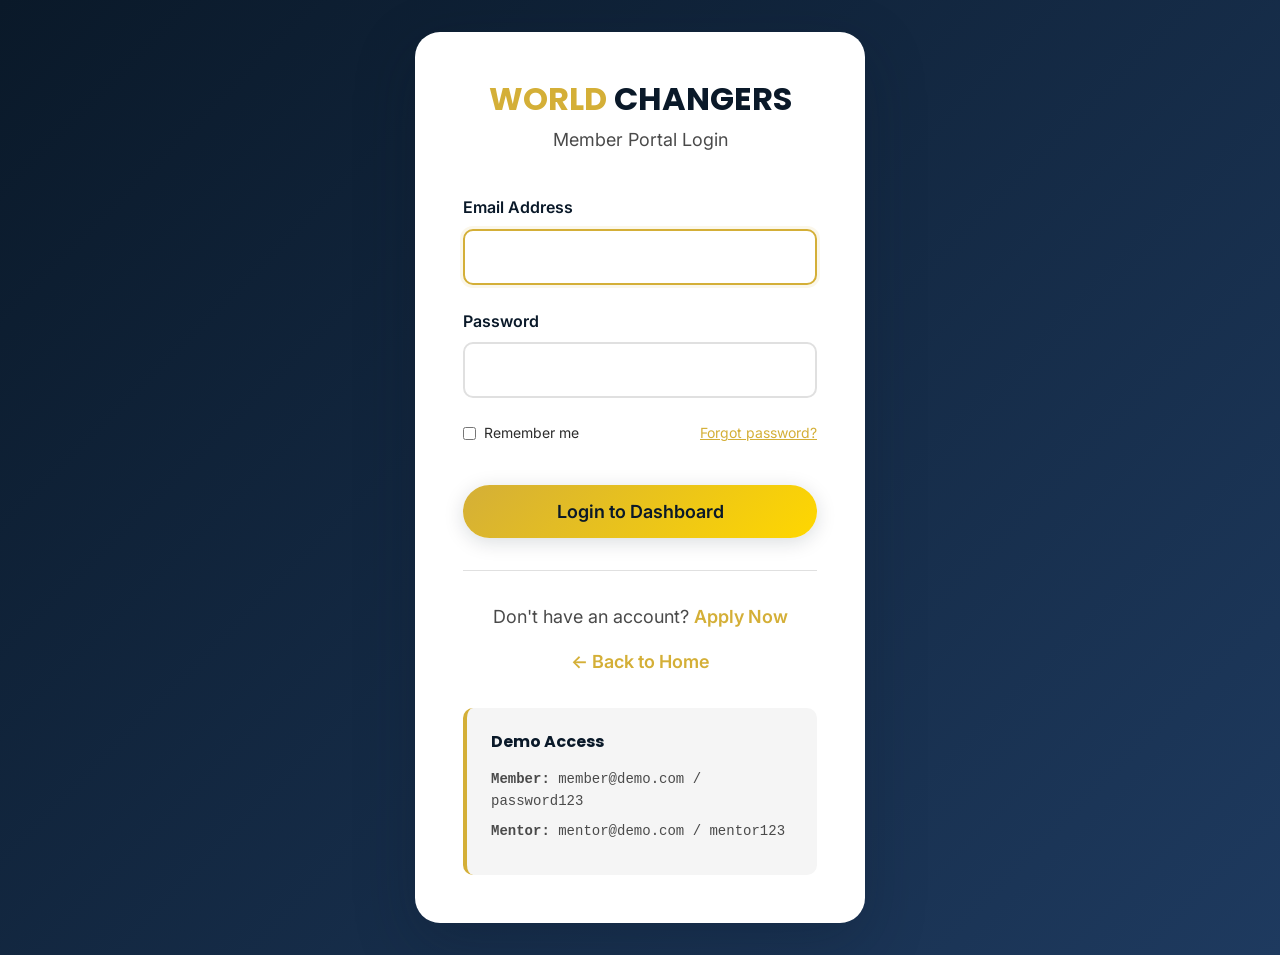
<file: dashboard/index.html>
<!DOCTYPE html>
<html lang="en">
<head>
    <meta charset="UTF-8">
    <meta name="viewport" content="width=device-width, initial-scale=1.0">
    <meta name="description" content="World Changers Member Dashboard - Track goals, share progress, and connect with your mentor">
    <title>Dashboard | World Changers</title>

    <!-- Fonts -->
    <link rel="preconnect" href="https://fonts.googleapis.com">
    <link rel="preconnect" href="https://fonts.gstatic.com" crossorigin>
    <link href="https://fonts.googleapis.com/css2?family=Inter:wght@400;500;600;700;800&family=Poppins:wght@600;700;800&display=swap" rel="stylesheet">

    <!-- Stylesheet -->
    <link rel="stylesheet" href="../assets/css/main.css">
    <link rel="stylesheet" href="../assets/css/dashboard.css">

    <!-- Favicon -->
    <link rel="icon" type="image/png" href="../assets/images/favicon.png">
</head>
<body class="dashboard-body">
    <!-- Dashboard Navigation -->
    <nav class="dashboard-nav">
        <div class="dashboard-nav-header">
            <h2><span class="logo-accent">WORLD</span> CHANGERS</h2>
        </div>

        <ul class="dashboard-nav-menu">
            <li class="nav-item active">
                <a href="#overview" data-section="overview">
                    <span class="nav-icon">📊</span>
                    <span class="nav-text">Overview</span>
                </a>
            </li>
            <li class="nav-item">
                <a href="#goals" data-section="goals">
                    <span class="nav-icon">🎯</span>
                    <span class="nav-text">Goal Hub</span>
                </a>
            </li>
            <li class="nav-item">
                <a href="#progress" data-section="progress">
                    <span class="nav-icon">📈</span>
                    <span class="nav-text">Progress Stream</span>
                </a>
            </li>
            <li class="nav-item">
                <a href="#mentor" data-section="mentor">
                    <span class="nav-icon">💬</span>
                    <span class="nav-text">Mentor Reports</span>
                </a>
            </li>
            <li class="nav-item">
                <a href="#profile" data-section="profile">
                    <span class="nav-icon">👤</span>
                    <span class="nav-text">Profile</span>
                </a>
            </li>
        </ul>

        <div class="dashboard-nav-footer">
            <a href="../index.html" class="logout-btn">
                <span>🚪</span> Logout
            </a>
        </div>
    </nav>

    <!-- Main Dashboard Content -->
    <div class="dashboard-main">
        <!-- Top Bar -->
        <div class="dashboard-topbar">
            <div class="topbar-left">
                <h1 id="sectionTitle">Dashboard Overview</h1>
            </div>
            <div class="topbar-right">
                <div class="user-info">
                    <span id="userName">Welcome, Member</span>
                    <div class="user-avatar">M</div>
                </div>
            </div>
        </div>

        <!-- Dashboard Content Sections -->
        <div class="dashboard-content">
            <!-- Overview Section -->
            <section id="overview" class="dashboard-section active">
                <div class="stats-cards">
                    <div class="stat-card">
                        <div class="stat-icon">🎯</div>
                        <div class="stat-info">
                            <h3 id="activeGoalsCount">0</h3>
                            <p>Active Goals</p>
                        </div>
                    </div>
                    <div class="stat-card">
                        <div class="stat-icon">✅</div>
                        <div class="stat-info">
                            <h3 id="completedGoalsCount">0</h3>
                            <p>Completed Goals</p>
                        </div>
                    </div>
                    <div class="stat-card">
                        <div class="stat-icon">📈</div>
                        <div class="stat-info">
                            <h3 id="progressUpdatesCount">0</h3>
                            <p>Progress Updates</p>
                        </div>
                    </div>
                    <div class="stat-card">
                        <div class="stat-icon">💬</div>
                        <div class="stat-info">
                            <h3 id="mentorReportsCount">0</h3>
                            <p>Mentor Reports</p>
                        </div>
                    </div>
                </div>

                <div class="overview-grid">
                    <div class="overview-card">
                        <h3>Recent Goals</h3>
                        <div id="recentGoalsList" class="recent-list">
                            <p class="empty-state">No goals yet. Create your first goal in the Goal Hub!</p>
                        </div>
                    </div>

                    <div class="overview-card">
                        <h3>Latest Progress Updates</h3>
                        <div id="recentProgressList" class="recent-list">
                            <p class="empty-state">No progress updates yet. Share your progress in the Progress Stream!</p>
                        </div>
                    </div>
                </div>
            </section>

            <!-- Goal Hub Section -->
            <section id="goals" class="dashboard-section">
                <div class="section-header">
                    <h2>Goal-Setting & Accountability Hub</h2>
                    <button class="btn btn-primary" id="addGoalBtn">+ Add New Goal</button>
                </div>

                <div class="goals-container">
                    <div id="goalsList" class="goals-list">
                        <p class="empty-state">No goals yet. Click "Add New Goal" to get started!</p>
                    </div>
                </div>
            </section>

            <!-- Progress Stream Section -->
            <section id="progress" class="dashboard-section">
                <div class="section-header">
                    <h2>Progress Stream</h2>
                    <button class="btn btn-primary" id="addProgressBtn">+ Share Progress</button>
                </div>

                <div class="progress-stream">
                    <div id="progressFeed" class="progress-feed">
                        <p class="empty-state">No progress updates yet. Share your first update!</p>
                    </div>
                </div>
            </section>

            <!-- Mentor Reports Section -->
            <section id="mentor" class="dashboard-section">
                <div class="section-header">
                    <h2>Mentor Reports & Communication</h2>
                </div>

                <div class="mentor-reports">
                    <div id="mentorReportsList" class="reports-list">
                        <p class="empty-state">No reports yet from your mentor.</p>
                    </div>
                </div>
            </section>

            <!-- Profile Section -->
            <section id="profile" class="dashboard-section">
                <div class="section-header">
                    <h2>Your Profile</h2>
                </div>

                <div class="profile-container">
                    <div class="card">
                        <h3>Personal Information</h3>
                        <form id="profileForm">
                            <div class="form-group">
                                <label for="profileName" class="form-label">Full Name</label>
                                <input type="text" id="profileName" class="form-input" value="Demo Member">
                            </div>
                            <div class="form-group">
                                <label for="profileEmail" class="form-label">Email</label>
                                <input type="email" id="profileEmail" class="form-input" value="member@demo.com" disabled>
                            </div>
                            <div class="form-group">
                                <label for="profileBio" class="form-label">Bio</label>
                                <textarea id="profileBio" class="form-textarea" rows="4">Aspiring entrepreneur focused on building impactful businesses.</textarea>
                            </div>
                            <button type="submit" class="btn btn-primary">Save Changes</button>
                        </form>
                    </div>
                </div>
            </section>
        </div>
    </div>

    <!-- Add Goal Modal -->
    <div id="goalModal" class="modal">
        <div class="modal-content">
            <div class="modal-header">
                <h2>Add New Goal</h2>
                <button class="modal-close" id="closeGoalModal">&times;</button>
            </div>
            <form id="goalForm">
                <div class="form-group">
                    <label for="goalTitle" class="form-label">What do you plan to do? *</label>
                    <input type="text" id="goalTitle" class="form-input" required placeholder="E.g., Launch my MVP">
                </div>

                <div class="form-group">
                    <label for="goalHow" class="form-label">How will you do it? *</label>
                    <textarea id="goalHow" class="form-textarea" required placeholder="Describe your approach and strategy..."></textarea>
                </div>

                <div class="form-group">
                    <label for="goalCurrent" class="form-label">What are you currently working on? *</label>
                    <textarea id="goalCurrent" class="form-textarea" required placeholder="Describe your current progress..."></textarea>
                </div>

                <div class="form-group">
                    <label for="goalDeadline" class="form-label">Target Deadline</label>
                    <input type="date" id="goalDeadline" class="form-input">
                </div>

                <div class="modal-actions">
                    <button type="button" class="btn btn-secondary" id="cancelGoalBtn">Cancel</button>
                    <button type="submit" class="btn btn-primary">Save Goal</button>
                </div>
            </form>
        </div>
    </div>

    <!-- Add Progress Modal -->
    <div id="progressModal" class="modal">
        <div class="modal-content">
            <div class="modal-header">
                <h2>Share Progress Update</h2>
                <button class="modal-close" id="closeProgressModal">&times;</button>
            </div>
            <form id="progressForm">
                <div class="form-group">
                    <label for="progressTitle" class="form-label">Update Title *</label>
                    <input type="text" id="progressTitle" class="form-input" required placeholder="E.g., Completed user research">
                </div>

                <div class="form-group">
                    <label for="progressDescription" class="form-label">Description *</label>
                    <textarea id="progressDescription" class="form-textarea" required placeholder="Describe what you've accomplished..."></textarea>
                </div>

                <div class="form-group">
                    <label for="progressImage" class="form-label">Add Image (optional)</label>
                    <input type="file" id="progressImage" class="form-input" accept="image/*">
                    <div id="imagePreview" class="image-preview"></div>
                </div>

                <div class="modal-actions">
                    <button type="button" class="btn btn-secondary" id="cancelProgressBtn">Cancel</button>
                    <button type="submit" class="btn btn-primary">Share Update</button>
                </div>
            </form>
        </div>
    </div>

    <!-- JavaScript -->
    <script src="../assets/js/dashboard.js"></script>
</body>
</html>
</file>
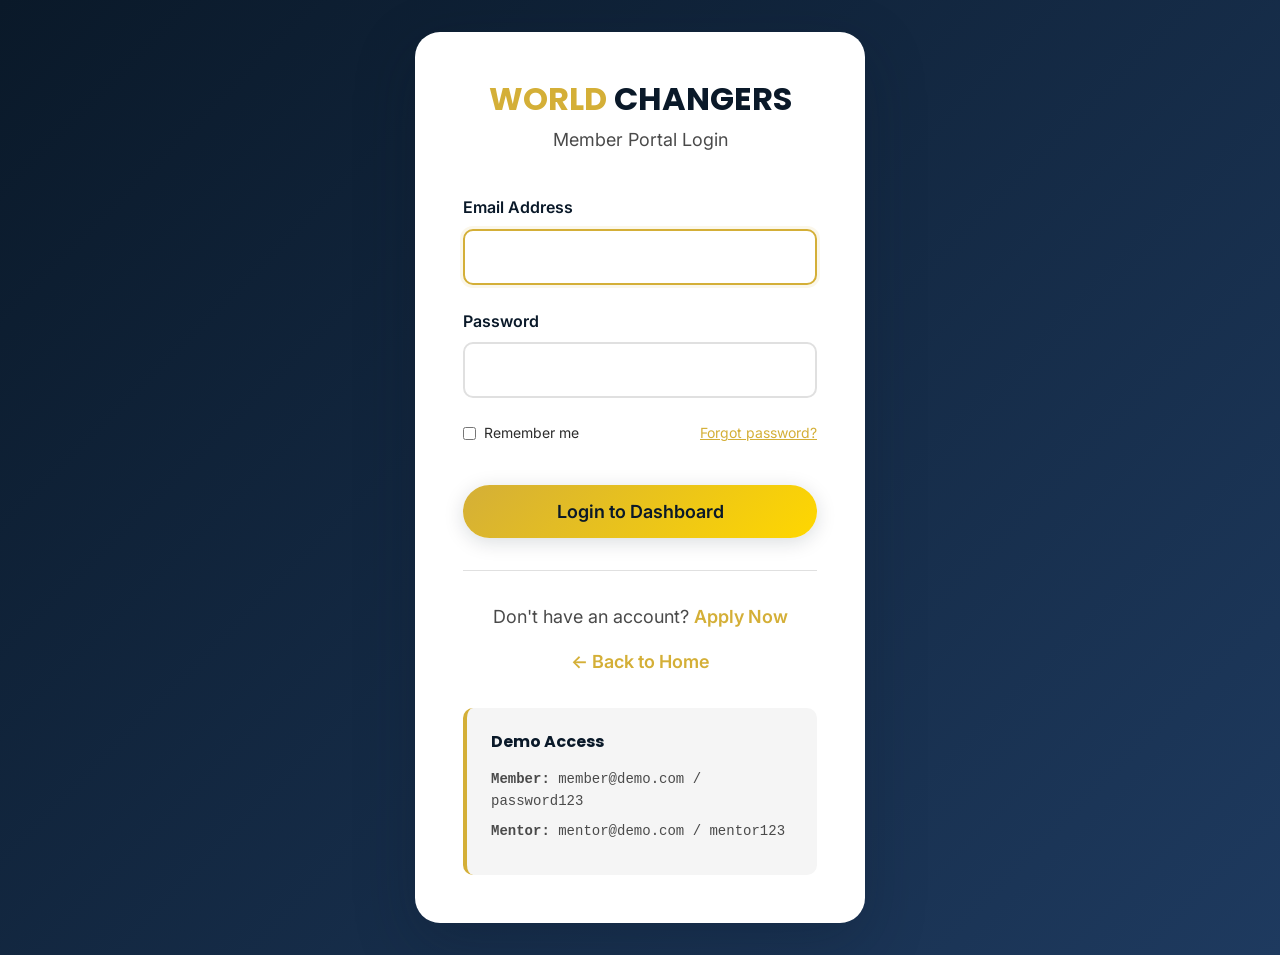
<file: dashboard/login.html>
<!DOCTYPE html>
<html lang="en">
<head>
    <meta charset="UTF-8">
    <meta name="viewport" content="width=device-width, initial-scale=1.0">
    <meta name="description" content="Login to your World Changers member dashboard">
    <title>Member Login | World Changers</title>

    <!-- Fonts -->
    <link rel="preconnect" href="https://fonts.googleapis.com">
    <link rel="preconnect" href="https://fonts.gstatic.com" crossorigin>
    <link href="https://fonts.googleapis.com/css2?family=Inter:wght@400;500;600;700;800&family=Poppins:wght@600;700;800&display=swap" rel="stylesheet">

    <!-- Stylesheet -->
    <link rel="stylesheet" href="../assets/css/main.css">
    <link rel="stylesheet" href="../assets/css/dashboard.css">

    <!-- Favicon -->
    <link rel="icon" type="image/png" href="../assets/images/favicon.png">
</head>
<body class="dashboard-body">
    <div class="login-container">
        <div class="login-card">
            <div class="login-header">
                <h1><span class="logo-accent">WORLD</span> CHANGERS</h1>
                <p>Member Portal Login</p>
            </div>

            <form id="loginForm" class="login-form">
                <div class="form-group">
                    <label for="email" class="form-label">Email Address</label>
                    <input type="email" id="email" name="email" class="form-input" required autofocus>
                </div>

                <div class="form-group">
                    <label for="password" class="form-label">Password</label>
                    <input type="password" id="password" name="password" class="form-input" required>
                </div>

                <div class="form-group" style="display: flex; justify-content: space-between; align-items: center;">
                    <label style="display: flex; align-items: center; gap: 0.5rem; font-size: 0.875rem;">
                        <input type="checkbox" name="remember">
                        Remember me
                    </label>
                    <a href="#" style="font-size: 0.875rem; color: var(--accent-gold);">Forgot password?</a>
                </div>

                <button type="submit" class="btn btn-primary" style="width: 100%; margin-top: 1rem;">
                    Login to Dashboard
                </button>
            </form>

            <div class="login-footer">
                <p>Don't have an account? <a href="../pages/apply.html">Apply Now</a></p>
                <p style="margin-top: 1rem;">
                    <a href="../index.html">← Back to Home</a>
                </p>
            </div>

            <!-- Demo Credentials Notice -->
            <div class="demo-notice">
                <h4>Demo Access</h4>
                <p><strong>Member:</strong> member@demo.com / password123</p>
                <p><strong>Mentor:</strong> mentor@demo.com / mentor123</p>
            </div>
        </div>
    </div>

    <!-- JavaScript -->
    <script src="../assets/js/login.js"></script>
</body>
</html>
</file>
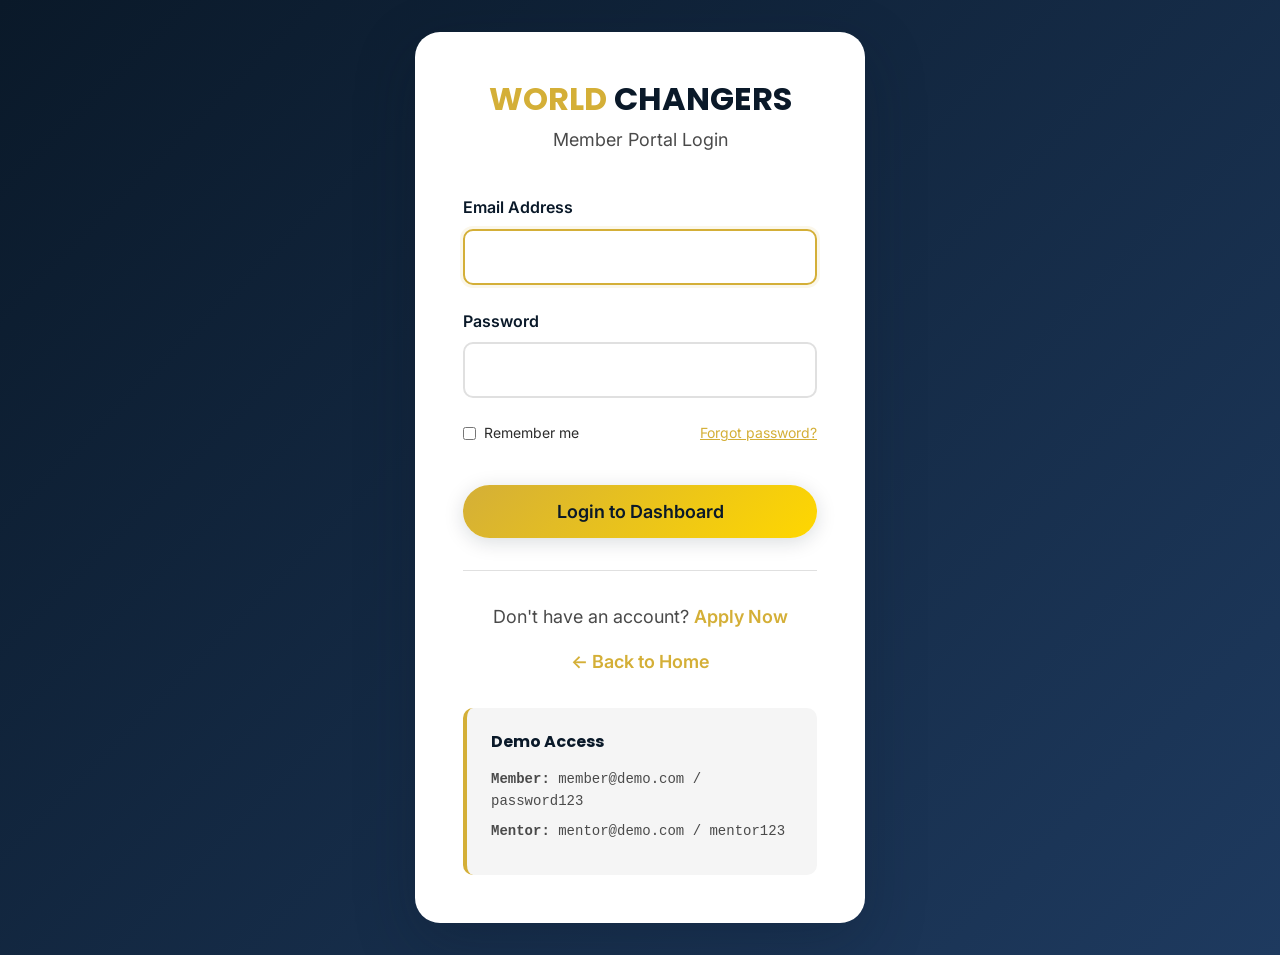
<file: dashboard/mentor.html>
<!DOCTYPE html>
<html lang="en">
<head>
    <meta charset="UTF-8">
    <meta name="viewport" content="width=device-width, initial-scale=1.0">
    <meta name="description" content="Mentor Dashboard - Monitor member progress and provide guidance">
    <title>Mentor Dashboard | World Changers</title>

    <!-- Fonts -->
    <link rel="preconnect" href="https://fonts.googleapis.com">
    <link rel="preconnect" href="https://fonts.gstatic.com" crossorigin>
    <link href="https://fonts.googleapis.com/css2?family=Inter:wght@400;500;600;700;800&family=Poppins:wght@600;700;800&display=swap" rel="stylesheet">

    <!-- Stylesheet -->
    <link rel="stylesheet" href="../assets/css/main.css">
    <link rel="stylesheet" href="../assets/css/dashboard.css">
    <link rel="stylesheet" href="../assets/css/mentor.css">

    <!-- Favicon -->
    <link rel="icon" type="image/png" href="../assets/images/favicon.png">
</head>
<body class="dashboard-body">
    <!-- Dashboard Navigation -->
    <nav class="dashboard-nav">
        <div class="dashboard-nav-header">
            <h2><span class="logo-accent">MENTOR</span> PORTAL</h2>
        </div>

        <ul class="dashboard-nav-menu">
            <li class="nav-item active">
                <a href="#overview" data-section="overview">
                    <span class="nav-icon">📊</span>
                    <span class="nav-text">Overview</span>
                </a>
            </li>
            <li class="nav-item">
                <a href="#members" data-section="members">
                    <span class="nav-icon">👥</span>
                    <span class="nav-text">Members</span>
                </a>
            </li>
            <li class="nav-item">
                <a href="#goals" data-section="goals">
                    <span class="nav-icon">🎯</span>
                    <span class="nav-text">Member Goals</span>
                </a>
            </li>
            <li class="nav-item">
                <a href="#progress" data-section="progress">
                    <span class="nav-icon">📈</span>
                    <span class="nav-text">Progress Updates</span>
                </a>
            </li>
            <li class="nav-item">
                <a href="#reports" data-section="reports">
                    <span class="nav-icon">📝</span>
                    <span class="nav-text">Write Reports</span>
                </a>
            </li>
        </ul>

        <div class="dashboard-nav-footer">
            <a href="../index.html" class="logout-btn">
                <span>🚪</span> Logout
            </a>
        </div>
    </nav>

    <!-- Main Dashboard Content -->
    <div class="dashboard-main">
        <!-- Top Bar -->
        <div class="dashboard-topbar">
            <div class="topbar-left">
                <h1 id="sectionTitle">Mentor Dashboard</h1>
            </div>
            <div class="topbar-right">
                <div class="user-info">
                    <span>Egbodofo Joshua</span>
                    <div class="user-avatar">EJ</div>
                </div>
            </div>
        </div>

        <!-- Dashboard Content Sections -->
        <div class="dashboard-content">
            <!-- Overview Section -->
            <section id="overview" class="dashboard-section active">
                <div class="stats-cards">
                    <div class="stat-card">
                        <div class="stat-icon">👥</div>
                        <div class="stat-info">
                            <h3 id="totalMembersCount">0</h3>
                            <p>Total Members</p>
                        </div>
                    </div>
                    <div class="stat-card">
                        <div class="stat-icon">🎯</div>
                        <div class="stat-info">
                            <h3 id="totalGoalsCount">0</h3>
                            <p>Active Goals</p>
                        </div>
                    </div>
                    <div class="stat-card">
                        <div class="stat-icon">📈</div>
                        <div class="stat-info">
                            <h3 id="totalProgressCount">0</h3>
                            <p>Progress Updates</p>
                        </div>
                    </div>
                    <div class="stat-card">
                        <div class="stat-icon">📝</div>
                        <div class="stat-info">
                            <h3 id="totalReportsCount">0</h3>
                            <p>Reports Written</p>
                        </div>
                    </div>
                </div>

                <div class="mentor-overview-grid">
                    <div class="overview-card">
                        <h3>Recent Member Activity</h3>
                        <div id="recentActivityList" class="activity-list">
                            <p class="empty-state">No recent activity</p>
                        </div>
                    </div>

                    <div class="overview-card">
                        <h3>Upcoming Sessions</h3>
                        <div class="sessions-list">
                            <div class="session-item">
                                <h4>Weekly Check-in - Demo Member</h4>
                                <p>Tomorrow at 2:00 PM</p>
                            </div>
                        </div>
                    </div>
                </div>
            </section>

            <!-- Members Section -->
            <section id="members" class="dashboard-section">
                <div class="section-header">
                    <h2>Program Members</h2>
                </div>

                <div id="membersList" class="members-grid">
                    <div class="member-card">
                        <div class="member-avatar">DM</div>
                        <h3>Demo Member</h3>
                        <p>member@demo.com</p>
                        <div class="member-stats">
                            <span>3 Goals</span>
                            <span>5 Updates</span>
                        </div>
                        <button class="btn btn-primary" onclick="viewMember(1)">View Profile</button>
                    </div>
                </div>
            </section>

            <!-- Member Goals Section -->
            <section id="goals" class="dashboard-section">
                <div class="section-header">
                    <h2>All Member Goals</h2>
                </div>

                <div id="allGoalsList" class="goals-list">
                    <p class="empty-state">No member goals to display</p>
                </div>
            </section>

            <!-- Progress Updates Section -->
            <section id="progress" class="dashboard-section">
                <div class="section-header">
                    <h2>Member Progress Updates</h2>
                </div>

                <div id="allProgressList" class="progress-feed">
                    <p class="empty-state">No progress updates yet</p>
                </div>
            </section>

            <!-- Write Reports Section -->
            <section id="reports" class="dashboard-section">
                <div class="section-header">
                    <h2>Write Member Reports</h2>
                </div>

                <div class="report-form-container">
                    <div class="card">
                        <h3>Create New Report</h3>
                        <form id="reportForm">
                            <div class="form-group">
                                <label for="reportMember" class="form-label">Select Member *</label>
                                <select id="reportMember" class="form-select" required>
                                    <option value="">Choose a member...</option>
                                    <option value="1">Demo Member</option>
                                </select>
                            </div>

                            <div class="form-group">
                                <label for="reportTitle" class="form-label">Report Title *</label>
                                <input type="text" id="reportTitle" class="form-input" required
                                    placeholder="e.g., Week 2 Progress Review">
                            </div>

                            <div class="form-group">
                                <label for="reportContent" class="form-label">Overall Assessment *</label>
                                <textarea id="reportContent" class="form-textarea" required
                                    placeholder="Provide an overall assessment of the member's progress..."></textarea>
                            </div>

                            <div class="form-group">
                                <label for="reportStrengths" class="form-label">Strengths</label>
                                <textarea id="reportStrengths" class="form-textarea"
                                    placeholder="List key strengths (one per line)"></textarea>
                            </div>

                            <div class="form-group">
                                <label for="reportImprovements" class="form-label">Areas for Improvement</label>
                                <textarea id="reportImprovements" class="form-textarea"
                                    placeholder="List areas for improvement (one per line)"></textarea>
                            </div>

                            <div class="form-group">
                                <label for="reportNextSteps" class="form-label">Next Steps</label>
                                <textarea id="reportNextSteps" class="form-textarea"
                                    placeholder="List recommended next steps (one per line)"></textarea>
                            </div>

                            <button type="submit" class="btn btn-primary">Send Report to Member</button>
                        </form>
                    </div>
                </div>

                <div class="recent-reports">
                    <h3>Recently Sent Reports</h3>
                    <div id="sentReportsList" class="reports-list">
                        <p class="empty-state">No reports sent yet</p>
                    </div>
                </div>
            </section>
        </div>
    </div>

    <!-- JavaScript -->
    <script src="../assets/js/mentor.js"></script>
</body>
</html>
</file>
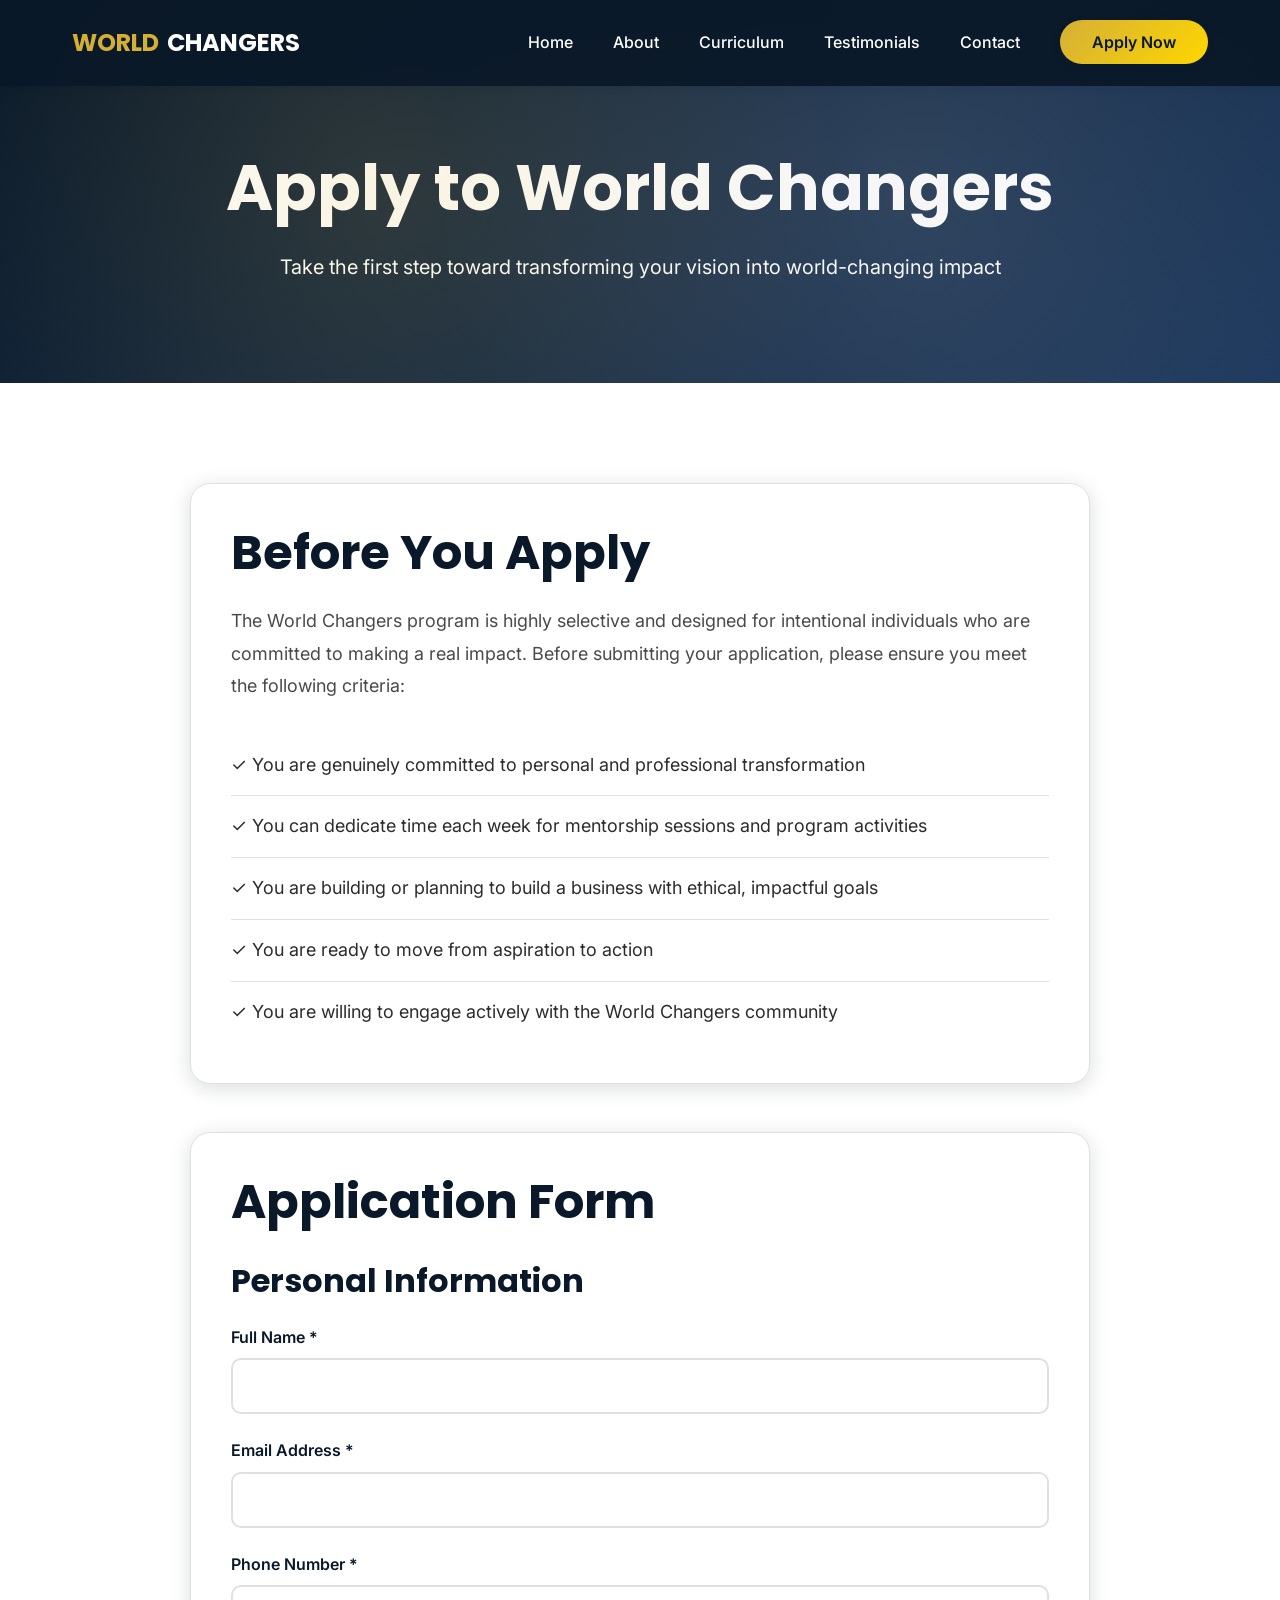
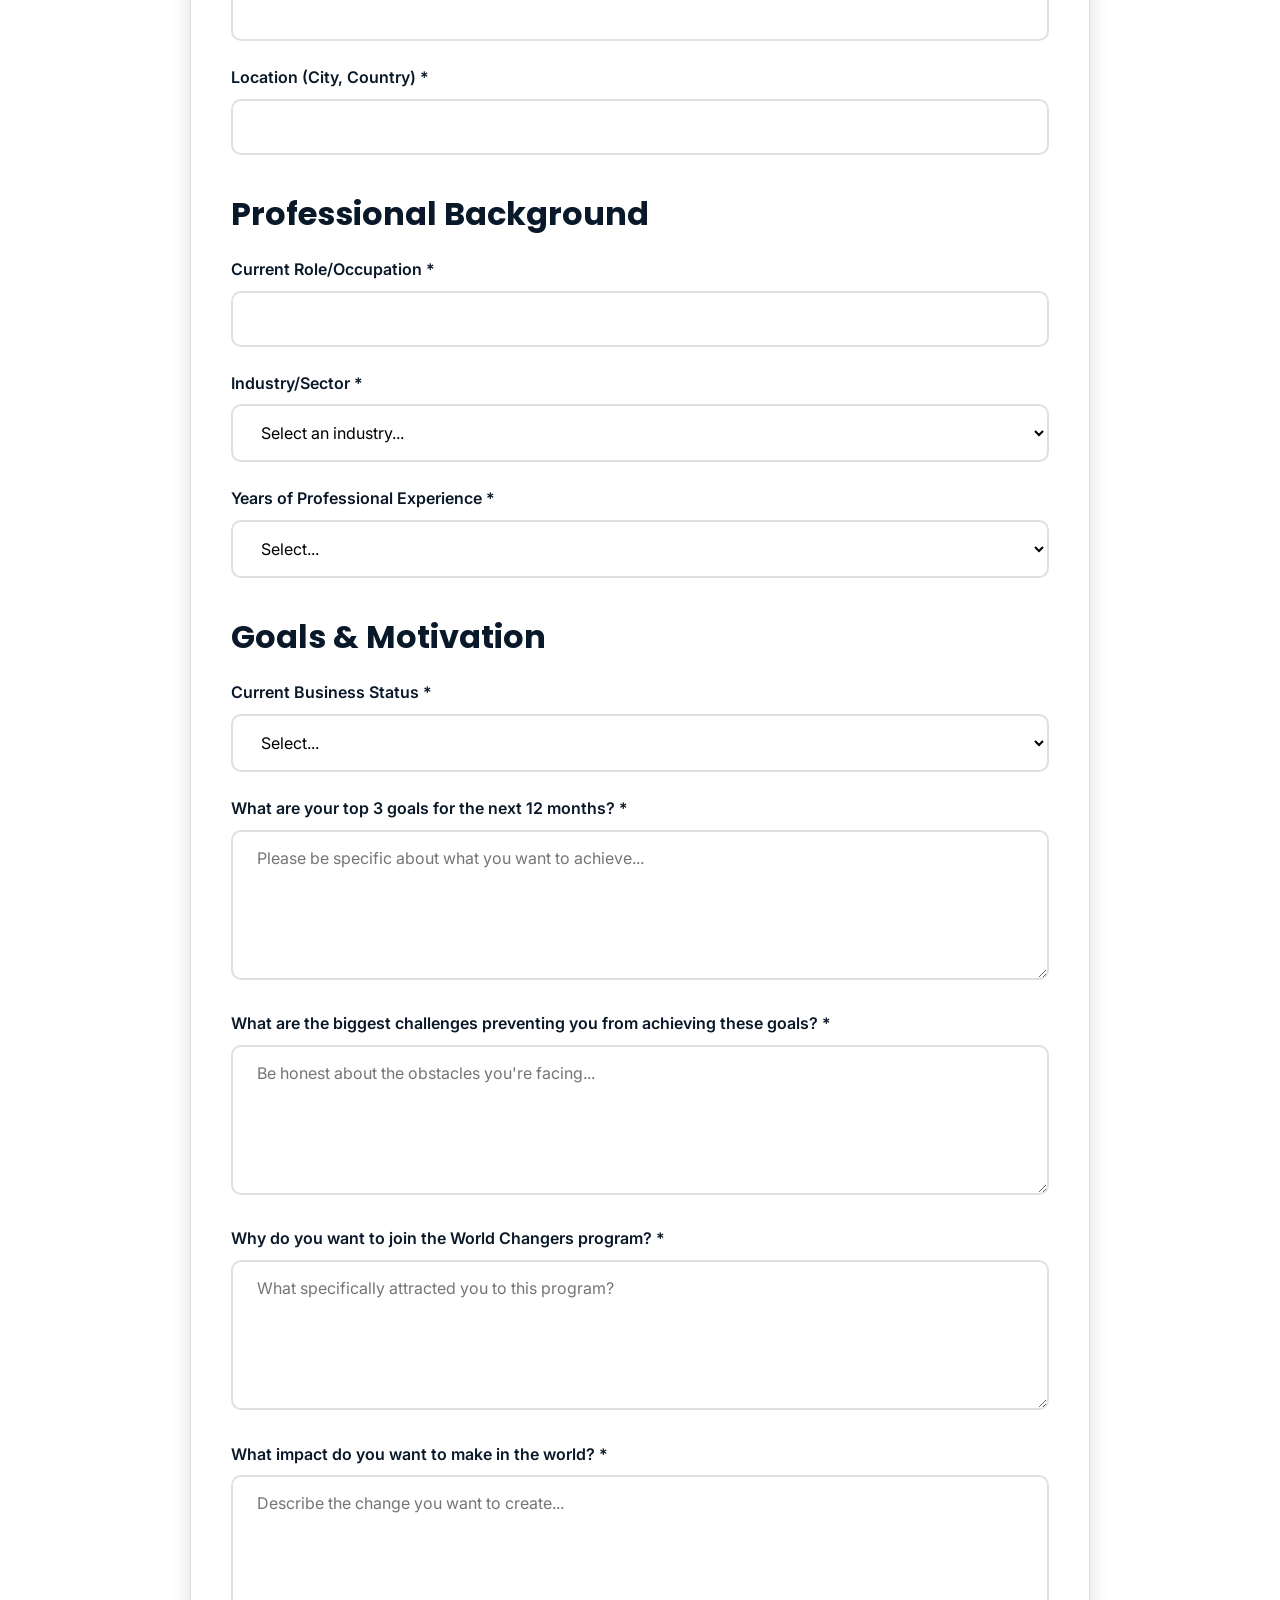
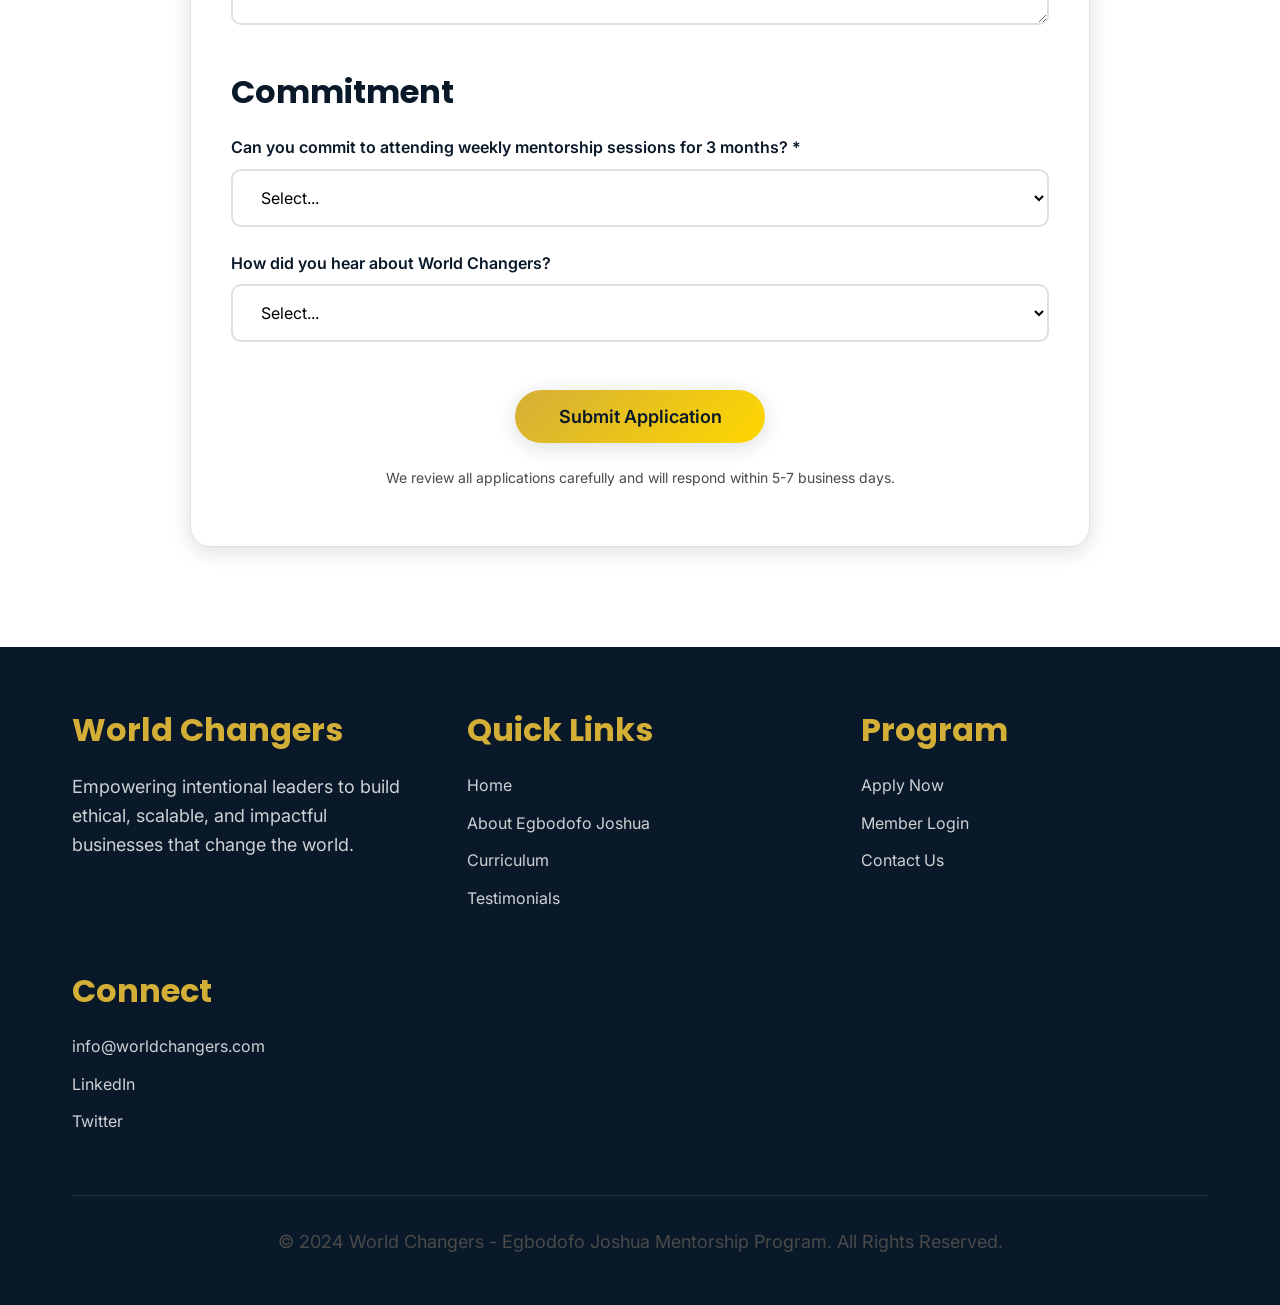
<file: pages/apply.html>
<!DOCTYPE html>
<html lang="en">
<head>
    <meta charset="UTF-8">
    <meta name="viewport" content="width=device-width, initial-scale=1.0">
    <meta name="description" content="Apply to join the World Changers mentorship program with Egbodofo Joshua. Transform your vision into world-changing impact.">
    <title>Apply Now | World Changers Mentorship</title>

    <!-- Fonts -->
    <link rel="preconnect" href="https://fonts.googleapis.com">
    <link rel="preconnect" href="https://fonts.gstatic.com" crossorigin>
    <link href="https://fonts.googleapis.com/css2?family=Inter:wght@400;500;600;700;800&family=Poppins:wght@600;700;800&display=swap" rel="stylesheet">

    <!-- Stylesheet -->
    <link rel="stylesheet" href="../assets/css/main.css">
    <link rel="stylesheet" href="../assets/css/about.css">

    <!-- Favicon -->
    <link rel="icon" type="image/png" href="../assets/images/favicon.png">
</head>
<body>
    <!-- Navigation -->
    <nav class="navbar" id="navbar">
        <div class="container nav-container">
            <a href="../index.html" class="logo">
                <span class="logo-accent">WORLD</span> CHANGERS
            </a>

            <ul class="nav-menu" id="navMenu">
                <li><a href="../index.html" class="nav-link">Home</a></li>
                <li><a href="about.html" class="nav-link">About</a></li>
                <li><a href="curriculum.html" class="nav-link">Curriculum</a></li>
                <li><a href="testimonials.html" class="nav-link">Testimonials</a></li>
                <li><a href="contact.html" class="nav-link">Contact</a></li>
                <li><a href="apply.html" class="nav-link nav-cta active">Apply Now</a></li>
            </ul>

            <button class="menu-toggle" id="menuToggle">
                <span></span>
                <span></span>
                <span></span>
            </button>
        </div>
    </nav>

    <!-- Page Header -->
    <section class="page-header">
        <div class="container text-center">
            <h1 class="text-white">Apply to World Changers</h1>
            <p class="text-white" style="font-size: 1.25rem; max-width: 800px; margin: 0 auto;">
                Take the first step toward transforming your vision into world-changing impact
            </p>
        </div>
    </section>

    <!-- Application Info -->
    <section class="section">
        <div class="container">
            <div style="max-width: 900px; margin: 0 auto;">
                <div class="card" style="margin-bottom: 3rem;">
                    <h2 style="margin-bottom: 1.5rem;">Before You Apply</h2>
                    <p style="font-size: 1.125rem; line-height: 1.8; margin-bottom: 1rem;">
                        The World Changers program is highly selective and designed for intentional individuals
                        who are committed to making a real impact. Before submitting your application, please
                        ensure you meet the following criteria:
                    </p>

                    <ul style="list-style: none; padding: 0; margin-top: 2rem;">
                        <li style="padding: 1rem 0; font-size: 1.125rem; border-bottom: 1px solid var(--medium-gray);">
                            ✓ You are genuinely committed to personal and professional transformation
                        </li>
                        <li style="padding: 1rem 0; font-size: 1.125rem; border-bottom: 1px solid var(--medium-gray);">
                            ✓ You can dedicate time each week for mentorship sessions and program activities
                        </li>
                        <li style="padding: 1rem 0; font-size: 1.125rem; border-bottom: 1px solid var(--medium-gray);">
                            ✓ You are building or planning to build a business with ethical, impactful goals
                        </li>
                        <li style="padding: 1rem 0; font-size: 1.125rem; border-bottom: 1px solid var(--medium-gray);">
                            ✓ You are ready to move from aspiration to action
                        </li>
                        <li style="padding: 1rem 0; font-size: 1.125rem;">
                            ✓ You are willing to engage actively with the World Changers community
                        </li>
                    </ul>
                </div>

                <!-- Application Form -->
                <div class="card">
                    <h2 style="margin-bottom: 2rem;">Application Form</h2>

                    <form id="applicationForm" action="https://formspree.io/f/manavwwj" method="POST">
                        <!-- FormSpree Configuration -->
                        <input type="hidden" name="_subject" value="New World Changers Application">
                        <input type="text" name="_gotcha" style="display:none">

                        <!-- Personal Information -->
                        <h3 style="color: var(--primary-deep-blue); margin-bottom: 1.5rem;">Personal Information</h3>

                        <div class="form-group">
                            <label for="fullName" class="form-label">Full Name *</label>
                            <input type="text" id="fullName" name="fullName" class="form-input" required>
                        </div>

                        <div class="form-group">
                            <label for="email" class="form-label">Email Address *</label>
                            <input type="email" id="email" name="email" class="form-input" required>
                        </div>

                        <div class="form-group">
                            <label for="phone" class="form-label">Phone Number *</label>
                            <input type="tel" id="phone" name="phone" class="form-input" required>
                        </div>

                        <div class="form-group">
                            <label for="location" class="form-label">Location (City, Country) *</label>
                            <input type="text" id="location" name="location" class="form-input" required>
                        </div>

                        <!-- Professional Background -->
                        <h3 style="color: var(--primary-deep-blue); margin: 2.5rem 0 1.5rem;">Professional Background</h3>

                        <div class="form-group">
                            <label for="currentRole" class="form-label">Current Role/Occupation *</label>
                            <input type="text" id="currentRole" name="currentRole" class="form-input" required>
                        </div>

                        <div class="form-group">
                            <label for="industry" class="form-label">Industry/Sector *</label>
                            <select id="industry" name="industry" class="form-select" required>
                                <option value="">Select an industry...</option>
                                <option value="technology">Technology & Software</option>
                                <option value="finance">Finance & Banking</option>
                                <option value="healthcare">Healthcare</option>
                                <option value="education">Education</option>
                                <option value="ecommerce">E-commerce & Retail</option>
                                <option value="manufacturing">Manufacturing</option>
                                <option value="consulting">Consulting</option>
                                <option value="mining">Mining & Natural Resources</option>
                                <option value="creative">Creative & Media</option>
                                <option value="other">Other</option>
                            </select>
                        </div>

                        <div class="form-group">
                            <label for="experience" class="form-label">Years of Professional Experience *</label>
                            <select id="experience" name="experience" class="form-select" required>
                                <option value="">Select...</option>
                                <option value="0-2">0-2 years</option>
                                <option value="3-5">3-5 years</option>
                                <option value="6-10">6-10 years</option>
                                <option value="10+">10+ years</option>
                            </select>
                        </div>

                        <!-- Goals & Motivation -->
                        <h3 style="color: var(--primary-deep-blue); margin: 2.5rem 0 1.5rem;">Goals & Motivation</h3>

                        <div class="form-group">
                            <label for="businessStatus" class="form-label">Current Business Status *</label>
                            <select id="businessStatus" name="businessStatus" class="form-select" required>
                                <option value="">Select...</option>
                                <option value="idea">I have a business idea</option>
                                <option value="planning">Planning to launch</option>
                                <option value="early">Early stage (0-1 year)</option>
                                <option value="growing">Growing business (1-3 years)</option>
                                <option value="established">Established business (3+ years)</option>
                                <option value="none">Not currently running a business</option>
                            </select>
                        </div>

                        <div class="form-group">
                            <label for="goals" class="form-label">What are your top 3 goals for the next 12 months? *</label>
                            <textarea id="goals" name="goals" class="form-textarea" required
                                placeholder="Please be specific about what you want to achieve..."></textarea>
                        </div>

                        <div class="form-group">
                            <label for="challenges" class="form-label">What are the biggest challenges preventing you from achieving these goals? *</label>
                            <textarea id="challenges" name="challenges" class="form-textarea" required
                                placeholder="Be honest about the obstacles you're facing..."></textarea>
                        </div>

                        <div class="form-group">
                            <label for="motivation" class="form-label">Why do you want to join the World Changers program? *</label>
                            <textarea id="motivation" name="motivation" class="form-textarea" required
                                placeholder="What specifically attracted you to this program?"></textarea>
                        </div>

                        <div class="form-group">
                            <label for="impact" class="form-label">What impact do you want to make in the world? *</label>
                            <textarea id="impact" name="impact" class="form-textarea" required
                                placeholder="Describe the change you want to create..."></textarea>
                        </div>

                        <!-- Commitment -->
                        <h3 style="color: var(--primary-deep-blue); margin: 2.5rem 0 1.5rem;">Commitment</h3>

                        <div class="form-group">
                            <label for="commitment" class="form-label">Can you commit to attending weekly mentorship sessions for 3 months? *</label>
                            <select id="commitment" name="commitment" class="form-select" required>
                                <option value="">Select...</option>
                                <option value="yes">Yes, I can commit fully</option>
                                <option value="mostly">Yes, with occasional flexibility needed</option>
                                <option value="no">No, I need a more flexible schedule</option>
                            </select>
                        </div>

                        <div class="form-group">
                            <label for="referral" class="form-label">How did you hear about World Changers?</label>
                            <select id="referral" name="referral" class="form-select">
                                <option value="">Select...</option>
                                <option value="social">Social Media</option>
                                <option value="search">Google Search</option>
                                <option value="friend">Friend/Colleague Referral</option>
                                <option value="event">Event/Conference</option>
                                <option value="other">Other</option>
                            </select>
                        </div>

                        <!-- Submit -->
                        <div style="margin-top: 3rem; text-align: center;">
                            <button type="submit" class="btn btn-primary" style="min-width: 250px;">
                                Submit Application
                            </button>
                            <p style="margin-top: 1.5rem; font-size: 0.875rem; color: var(--dark-gray);">
                                We review all applications carefully and will respond within 5-7 business days.
                            </p>
                        </div>
                    </form>
                </div>
            </div>
        </div>
    </section>

    <!-- Footer -->
    <footer class="footer">
        <div class="container">
            <div class="footer-content">
                <div class="footer-section">
                    <h3>World Changers</h3>
                    <p style="color: rgba(255, 255, 255, 0.8);">
                        Empowering intentional leaders to build ethical, scalable, and impactful businesses
                        that change the world.
                    </p>
                </div>

                <div class="footer-section">
                    <h3>Quick Links</h3>
                    <ul class="footer-links">
                        <li><a href="../index.html">Home</a></li>
                        <li><a href="about.html">About Egbodofo Joshua</a></li>
                        <li><a href="curriculum.html">Curriculum</a></li>
                        <li><a href="testimonials.html">Testimonials</a></li>
                    </ul>
                </div>

                <div class="footer-section">
                    <h3>Program</h3>
                    <ul class="footer-links">
                        <li><a href="apply.html">Apply Now</a></li>
                        <li><a href="../dashboard/login.html">Member Login</a></li>
                        <li><a href="contact.html">Contact Us</a></li>
                    </ul>
                </div>

                <div class="footer-section">
                    <h3>Connect</h3>
                    <ul class="footer-links">
                        <li><a href="mailto:info@worldchangers.com">info@worldchangers.com</a></li>
                        <li><a href="#">LinkedIn</a></li>
                        <li><a href="#">Twitter</a></li>
                    </ul>
                </div>
            </div>

            <div class="footer-bottom">
                <p>&copy; 2024 World Changers - Egbodofo Joshua Mentorship Program. All Rights Reserved.</p>
            </div>
        </div>
    </footer>

    <!-- JavaScript -->
    <script src="../assets/js/main.js"></script>
    <script src="../assets/js/apply.js"></script>
</body>
</html>
</file>
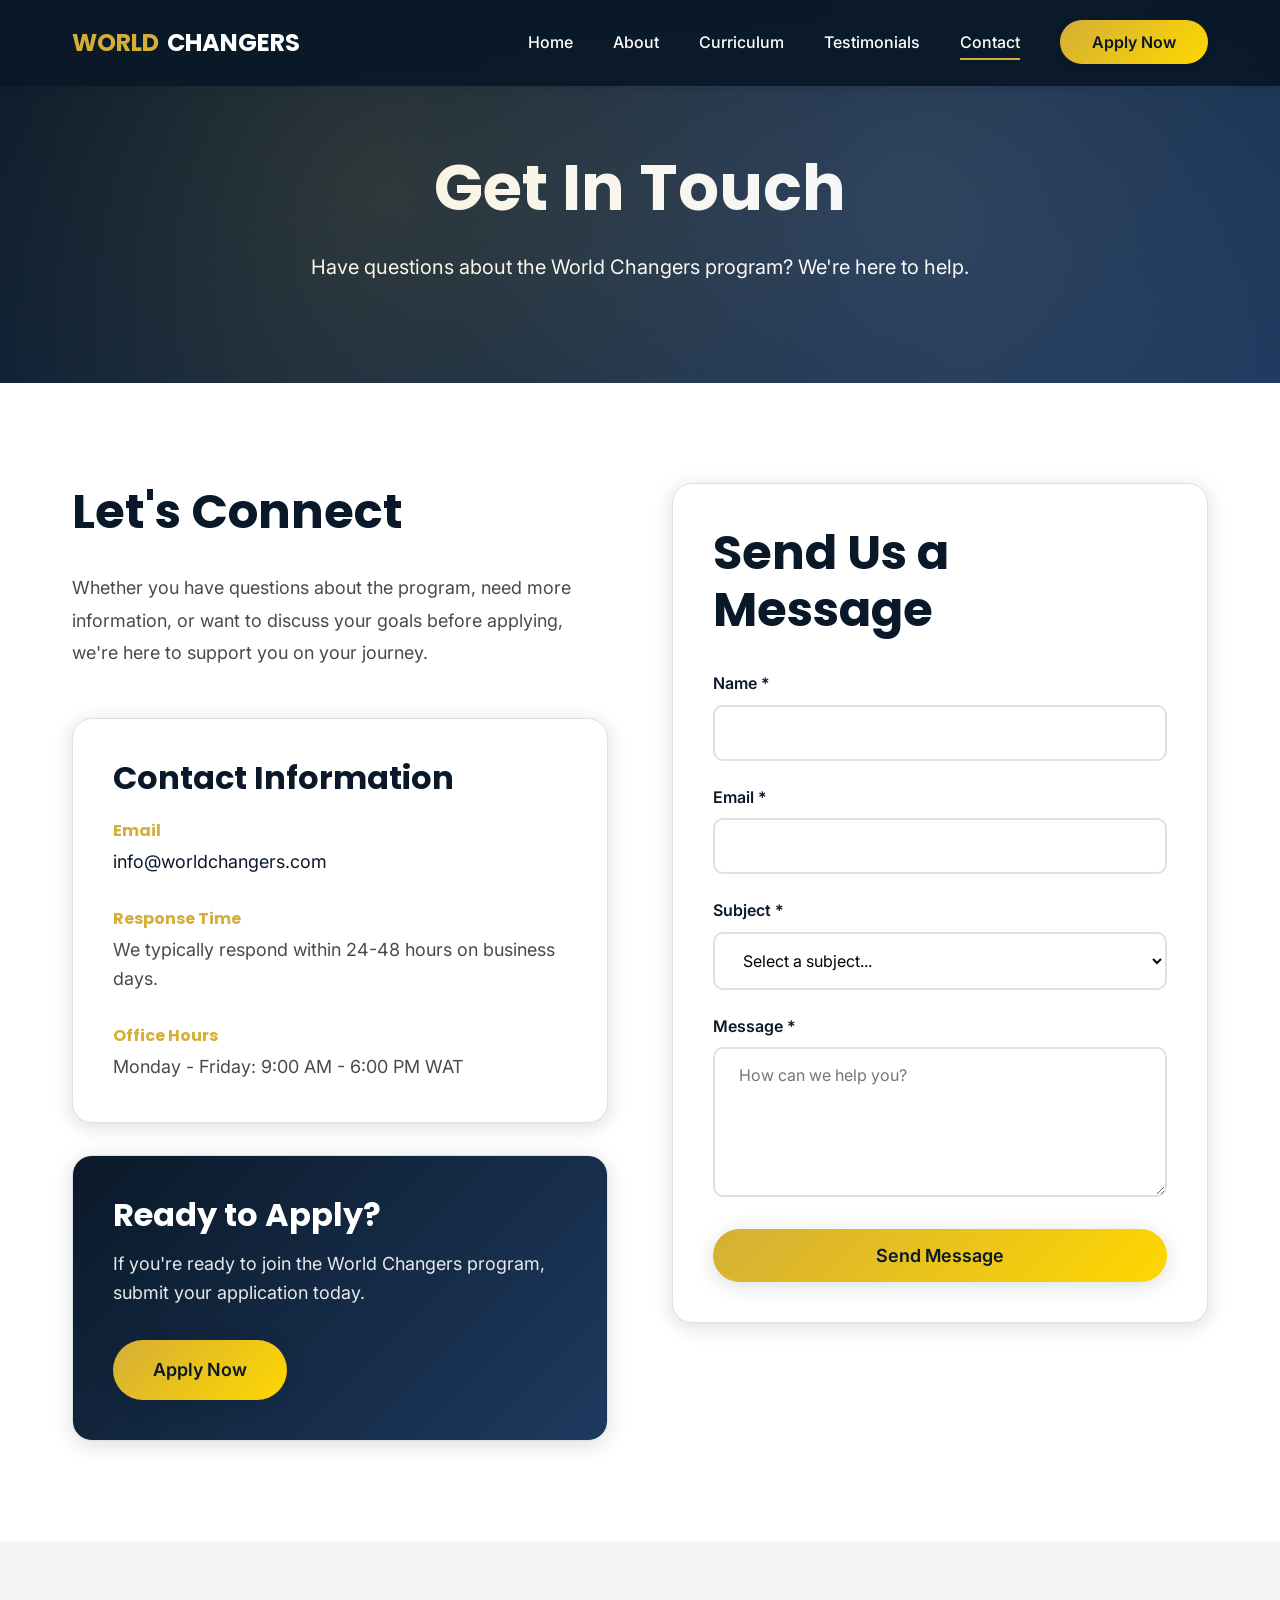
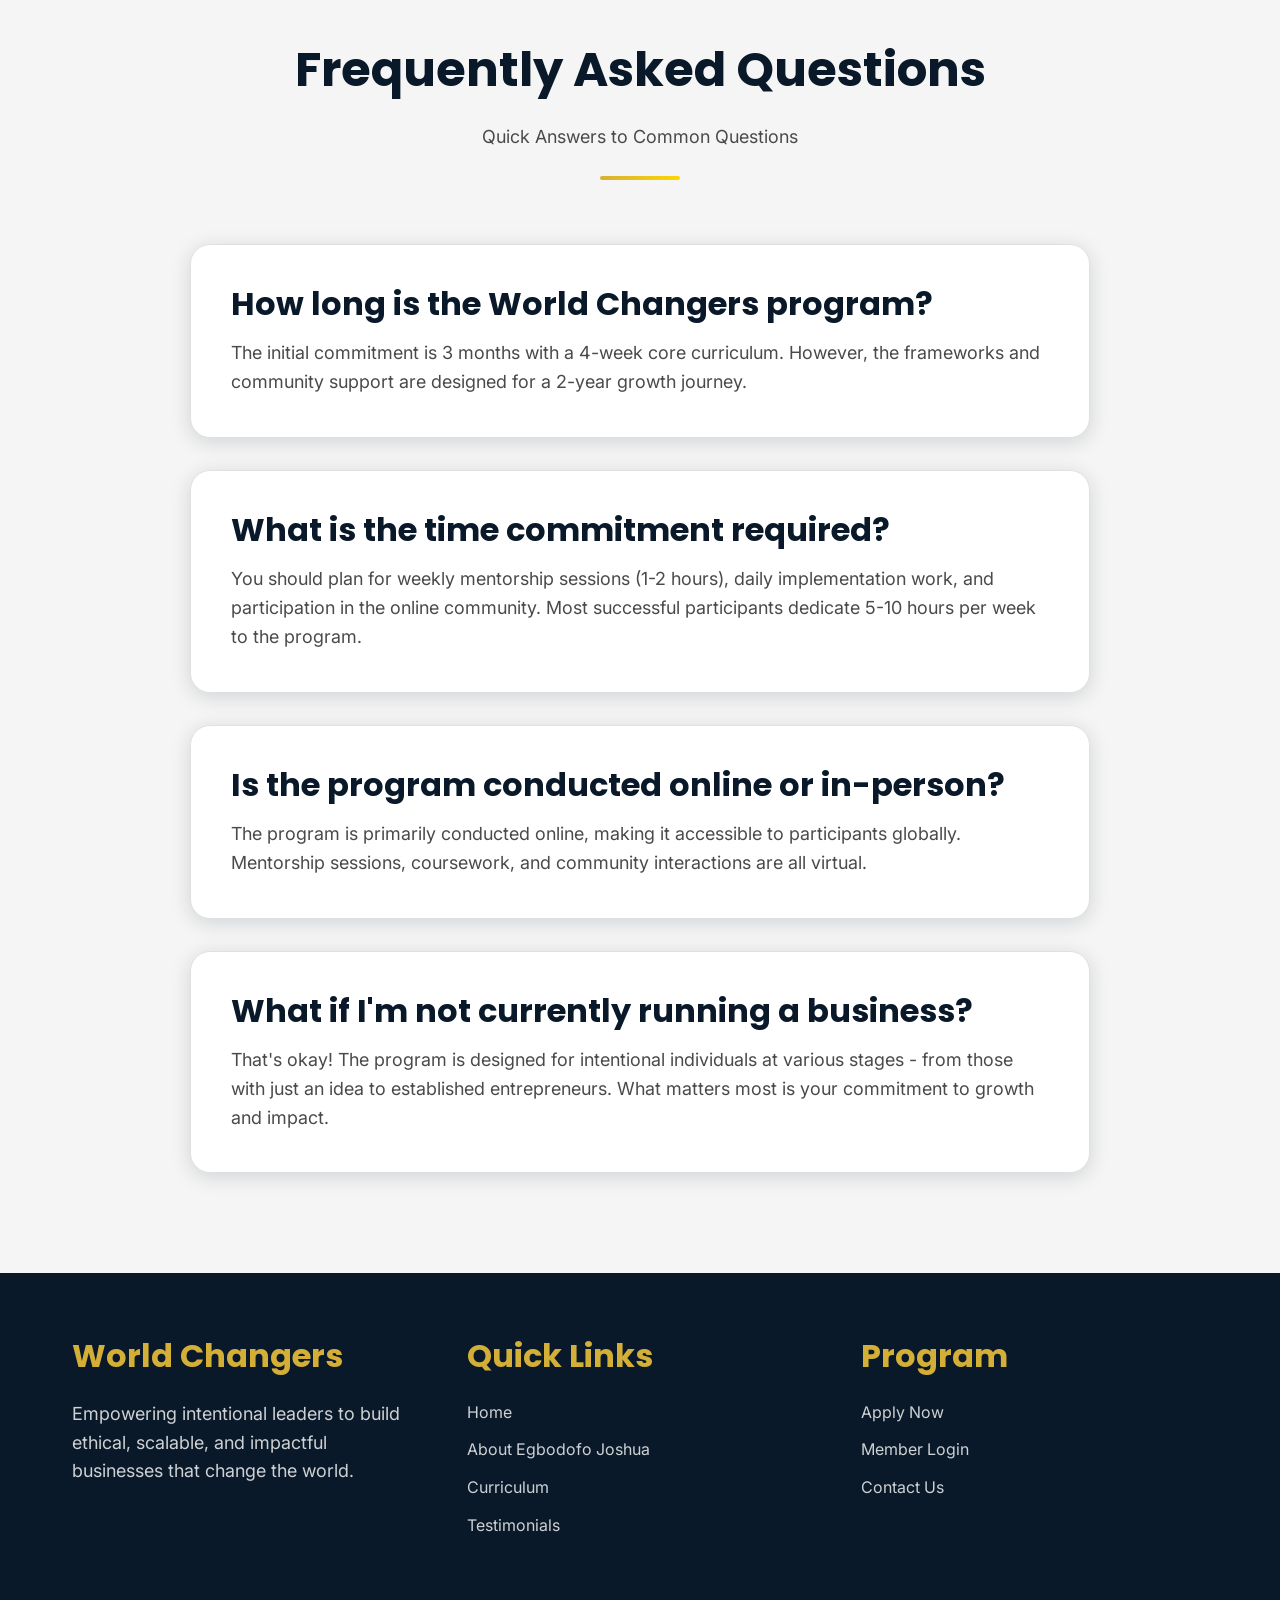
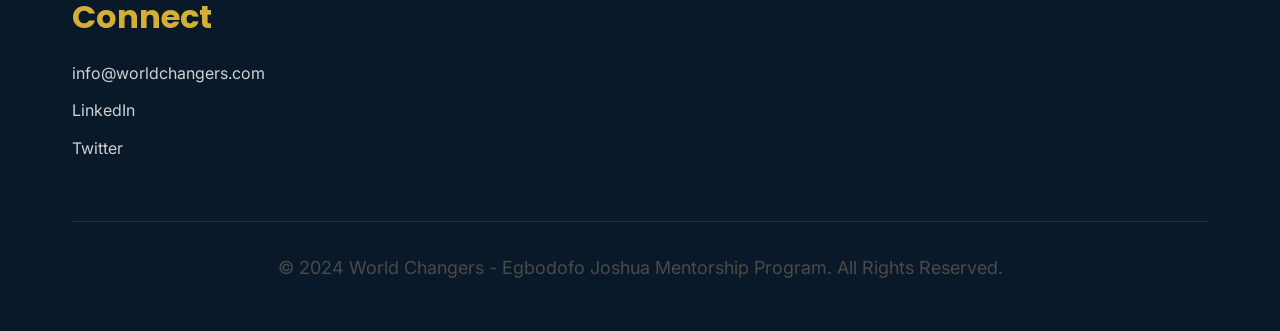
<file: pages/contact.html>
<!DOCTYPE html>
<html lang="en">
<head>
    <meta charset="UTF-8">
    <meta name="viewport" content="width=device-width, initial-scale=1.0">
    <meta name="description" content="Get in touch with the World Changers team. We're here to answer your questions about the mentorship program.">
    <title>Contact Us | World Changers Mentorship</title>

    <!-- Fonts -->
    <link rel="preconnect" href="https://fonts.googleapis.com">
    <link rel="preconnect" href="https://fonts.gstatic.com" crossorigin>
    <link href="https://fonts.googleapis.com/css2?family=Inter:wght@400;500;600;700;800&family=Poppins:wght@600;700;800&display=swap" rel="stylesheet">

    <!-- Stylesheet -->
    <link rel="stylesheet" href="../assets/css/main.css">
    <link rel="stylesheet" href="../assets/css/about.css">

    <!-- Favicon -->
    <link rel="icon" type="image/png" href="../assets/images/favicon.png">
</head>
<body>
    <!-- Navigation -->
    <nav class="navbar" id="navbar">
        <div class="container nav-container">
            <a href="../index.html" class="logo">
                <span class="logo-accent">WORLD</span> CHANGERS
            </a>

            <ul class="nav-menu" id="navMenu">
                <li><a href="../index.html" class="nav-link">Home</a></li>
                <li><a href="about.html" class="nav-link">About</a></li>
                <li><a href="curriculum.html" class="nav-link">Curriculum</a></li>
                <li><a href="testimonials.html" class="nav-link">Testimonials</a></li>
                <li><a href="contact.html" class="nav-link active">Contact</a></li>
                <li><a href="apply.html" class="nav-link nav-cta">Apply Now</a></li>
            </ul>

            <button class="menu-toggle" id="menuToggle">
                <span></span>
                <span></span>
                <span></span>
            </button>
        </div>
    </nav>

    <!-- Page Header -->
    <section class="page-header">
        <div class="container text-center">
            <h1 class="text-white">Get In Touch</h1>
            <p class="text-white" style="font-size: 1.25rem; max-width: 800px; margin: 0 auto;">
                Have questions about the World Changers program? We're here to help.
            </p>
        </div>
    </section>

    <!-- Contact Section -->
    <section class="section">
        <div class="container">
            <div class="grid grid-2" style="gap: 4rem;">
                <!-- Contact Info -->
                <div>
                    <h2 style="margin-bottom: 2rem;">Let's Connect</h2>
                    <p style="font-size: 1.125rem; line-height: 1.8; margin-bottom: 3rem; color: var(--dark-gray);">
                        Whether you have questions about the program, need more information, or want to
                        discuss your goals before applying, we're here to support you on your journey.
                    </p>

                    <div class="card" style="margin-bottom: 2rem;">
                        <h3 style="color: var(--primary-deep-blue); margin-bottom: 1.5rem;">Contact Information</h3>

                        <div style="margin-bottom: 2rem;">
                            <h4 style="color: var(--accent-gold); margin-bottom: 0.5rem;">Email</h4>
                            <p style="margin: 0; font-size: 1.125rem;">
                                <a href="mailto:info@worldchangers.com" style="color: var(--primary-deep-blue); text-decoration: none;">
                                    info@worldchangers.com
                                </a>
                            </p>
                        </div>

                        <div style="margin-bottom: 2rem;">
                            <h4 style="color: var(--accent-gold); margin-bottom: 0.5rem;">Response Time</h4>
                            <p style="margin: 0; color: var(--dark-gray);">
                                We typically respond within 24-48 hours on business days.
                            </p>
                        </div>

                        <div>
                            <h4 style="color: var(--accent-gold); margin-bottom: 0.5rem;">Office Hours</h4>
                            <p style="margin: 0; color: var(--dark-gray);">
                                Monday - Friday: 9:00 AM - 6:00 PM WAT
                            </p>
                        </div>
                    </div>

                    <div class="card" style="background: var(--gradient-primary); color: var(--white);">
                        <h3 style="color: var(--white); margin-bottom: 1rem;">Ready to Apply?</h3>
                        <p style="color: rgba(255, 255, 255, 0.9); margin-bottom: 2rem;">
                            If you're ready to join the World Changers program, submit your application today.
                        </p>
                        <a href="apply.html" class="btn btn-primary">Apply Now</a>
                    </div>
                </div>

                <!-- Contact Form -->
                <div>
                    <div class="card">
                        <h2 style="margin-bottom: 2rem;">Send Us a Message</h2>

                        <form id="contactForm" action="https://formspree.io/f/manavwwj" method="POST">
                            <!-- FormSpree Configuration -->
                            <input type="hidden" name="_subject" value="World Changers Contact Form">
                            <input type="text" name="_gotcha" style="display:none">

                            <div class="form-group">
                                <label for="name" class="form-label">Name *</label>
                                <input type="text" id="name" name="name" class="form-input" required>
                            </div>

                            <div class="form-group">
                                <label for="emailContact" class="form-label">Email *</label>
                                <input type="email" id="emailContact" name="email" class="form-input" required>
                            </div>

                            <div class="form-group">
                                <label for="subject" class="form-label">Subject *</label>
                                <select id="subject" name="subject" class="form-select" required>
                                    <option value="">Select a subject...</option>
                                    <option value="program-inquiry">Program Inquiry</option>
                                    <option value="application-status">Application Status</option>
                                    <option value="technical-support">Technical Support</option>
                                    <option value="partnership">Partnership Opportunity</option>
                                    <option value="other">Other</option>
                                </select>
                            </div>

                            <div class="form-group">
                                <label for="message" class="form-label">Message *</label>
                                <textarea id="message" name="message" class="form-textarea" required
                                    placeholder="How can we help you?"></textarea>
                            </div>

                            <button type="submit" class="btn btn-primary" style="width: 100%;">
                                Send Message
                            </button>
                        </form>
                    </div>
                </div>
            </div>
        </div>
    </section>

    <!-- FAQ Section -->
    <section class="section bg-light">
        <div class="container">
            <div class="section-title">
                <h2>Frequently Asked Questions</h2>
                <p>Quick Answers to Common Questions</p>
            </div>

            <div style="max-width: 900px; margin: 0 auto;">
                <div class="card" style="margin-bottom: 2rem;">
                    <h3 style="color: var(--primary-deep-blue); margin-bottom: 1rem;">
                        How long is the World Changers program?
                    </h3>
                    <p style="color: var(--dark-gray); margin: 0;">
                        The initial commitment is 3 months with a 4-week core curriculum. However, the frameworks
                        and community support are designed for a 2-year growth journey.
                    </p>
                </div>

                <div class="card" style="margin-bottom: 2rem;">
                    <h3 style="color: var(--primary-deep-blue); margin-bottom: 1rem;">
                        What is the time commitment required?
                    </h3>
                    <p style="color: var(--dark-gray); margin: 0;">
                        You should plan for weekly mentorship sessions (1-2 hours), daily implementation work,
                        and participation in the online community. Most successful participants dedicate 5-10
                        hours per week to the program.
                    </p>
                </div>

                <div class="card" style="margin-bottom: 2rem;">
                    <h3 style="color: var(--primary-deep-blue); margin-bottom: 1rem;">
                        Is the program conducted online or in-person?
                    </h3>
                    <p style="color: var(--dark-gray); margin: 0;">
                        The program is primarily conducted online, making it accessible to participants globally.
                        Mentorship sessions, coursework, and community interactions are all virtual.
                    </p>
                </div>

                <div class="card">
                    <h3 style="color: var(--primary-deep-blue); margin-bottom: 1rem;">
                        What if I'm not currently running a business?
                    </h3>
                    <p style="color: var(--dark-gray); margin: 0;">
                        That's okay! The program is designed for intentional individuals at various stages -
                        from those with just an idea to established entrepreneurs. What matters most is your
                        commitment to growth and impact.
                    </p>
                </div>
            </div>
        </div>
    </section>

    <!-- Footer -->
    <footer class="footer">
        <div class="container">
            <div class="footer-content">
                <div class="footer-section">
                    <h3>World Changers</h3>
                    <p style="color: rgba(255, 255, 255, 0.8);">
                        Empowering intentional leaders to build ethical, scalable, and impactful businesses
                        that change the world.
                    </p>
                </div>

                <div class="footer-section">
                    <h3>Quick Links</h3>
                    <ul class="footer-links">
                        <li><a href="../index.html">Home</a></li>
                        <li><a href="about.html">About Egbodofo Joshua</a></li>
                        <li><a href="curriculum.html">Curriculum</a></li>
                        <li><a href="testimonials.html">Testimonials</a></li>
                    </ul>
                </div>

                <div class="footer-section">
                    <h3>Program</h3>
                    <ul class="footer-links">
                        <li><a href="apply.html">Apply Now</a></li>
                        <li><a href="../dashboard/login.html">Member Login</a></li>
                        <li><a href="contact.html">Contact Us</a></li>
                    </ul>
                </div>

                <div class="footer-section">
                    <h3>Connect</h3>
                    <ul class="footer-links">
                        <li><a href="mailto:info@worldchangers.com">info@worldchangers.com</a></li>
                        <li><a href="#">LinkedIn</a></li>
                        <li><a href="#">Twitter</a></li>
                    </ul>
                </div>
            </div>

            <div class="footer-bottom">
                <p>&copy; 2024 World Changers - Egbodofo Joshua Mentorship Program. All Rights Reserved.</p>
            </div>
        </div>
    </footer>

    <!-- JavaScript -->
    <script src="../assets/js/main.js"></script>
    <script src="../assets/js/contact.js"></script>
</body>
</html>
</file>
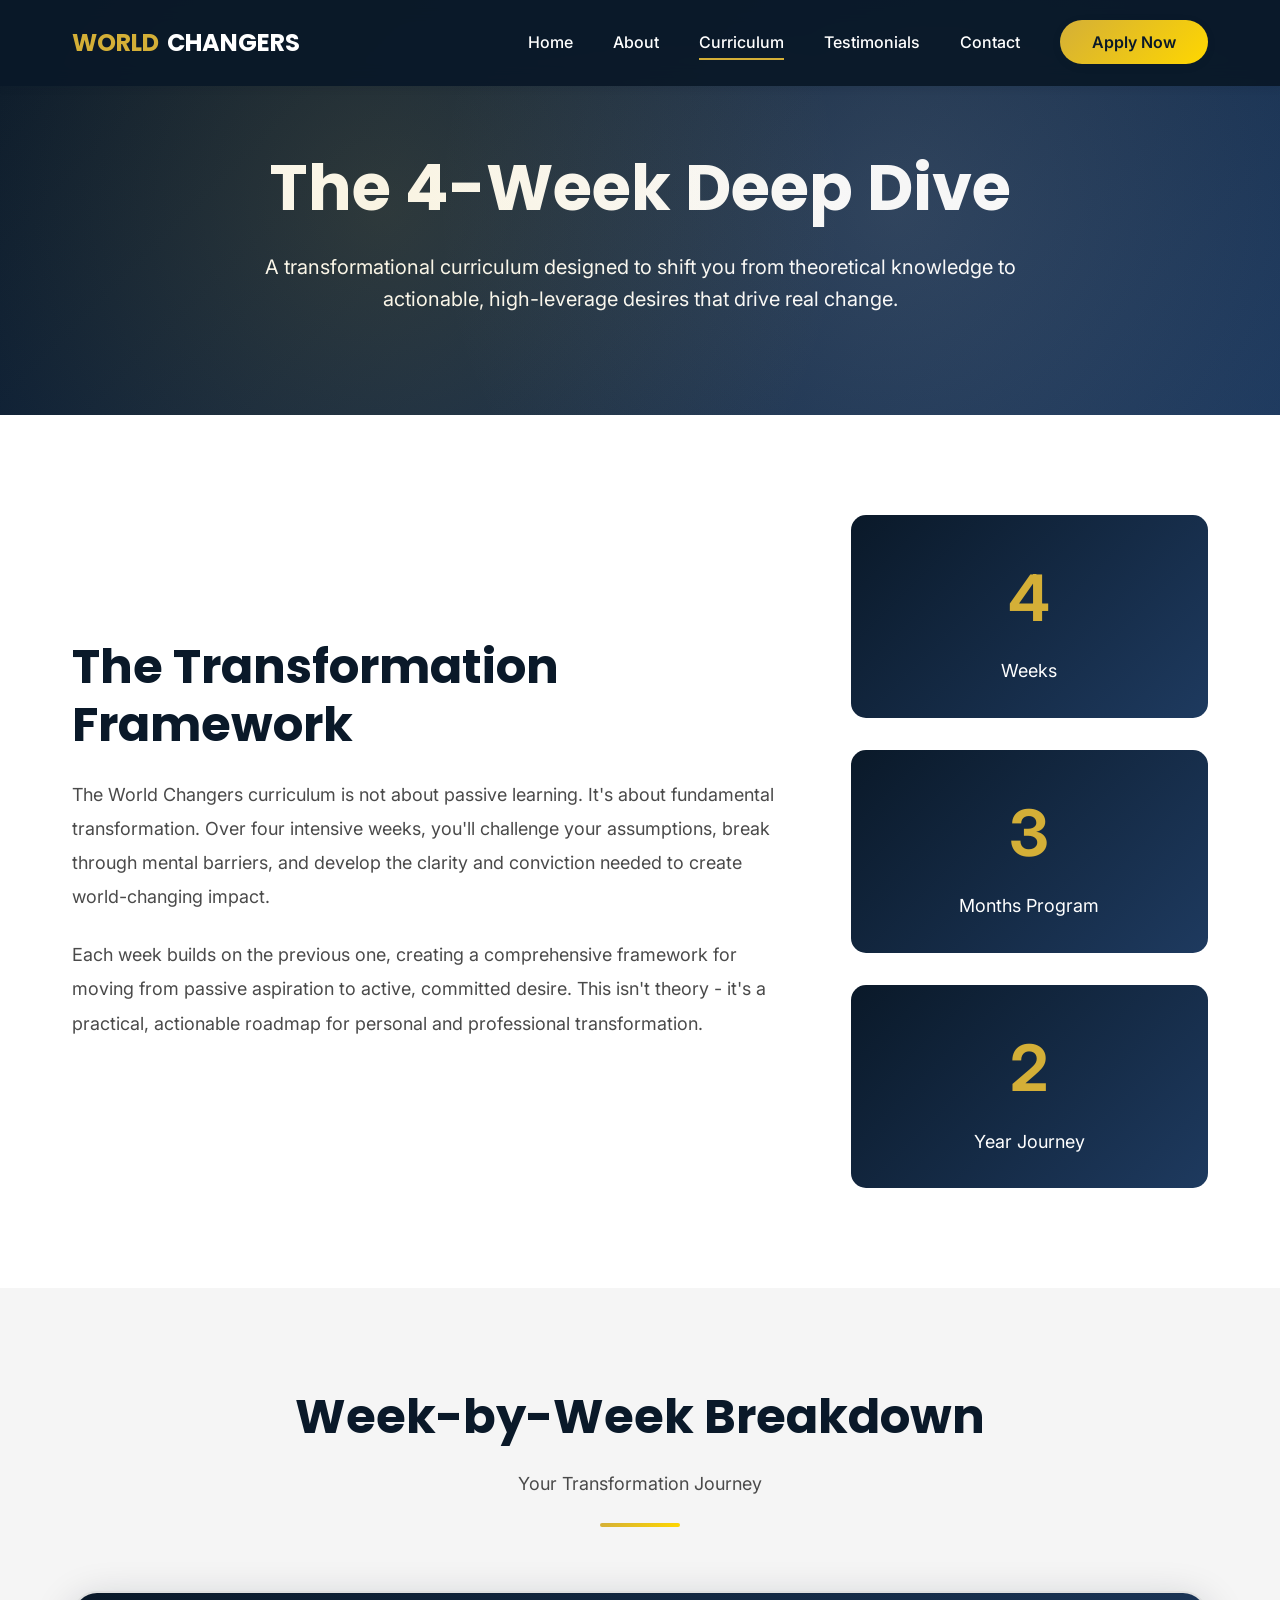
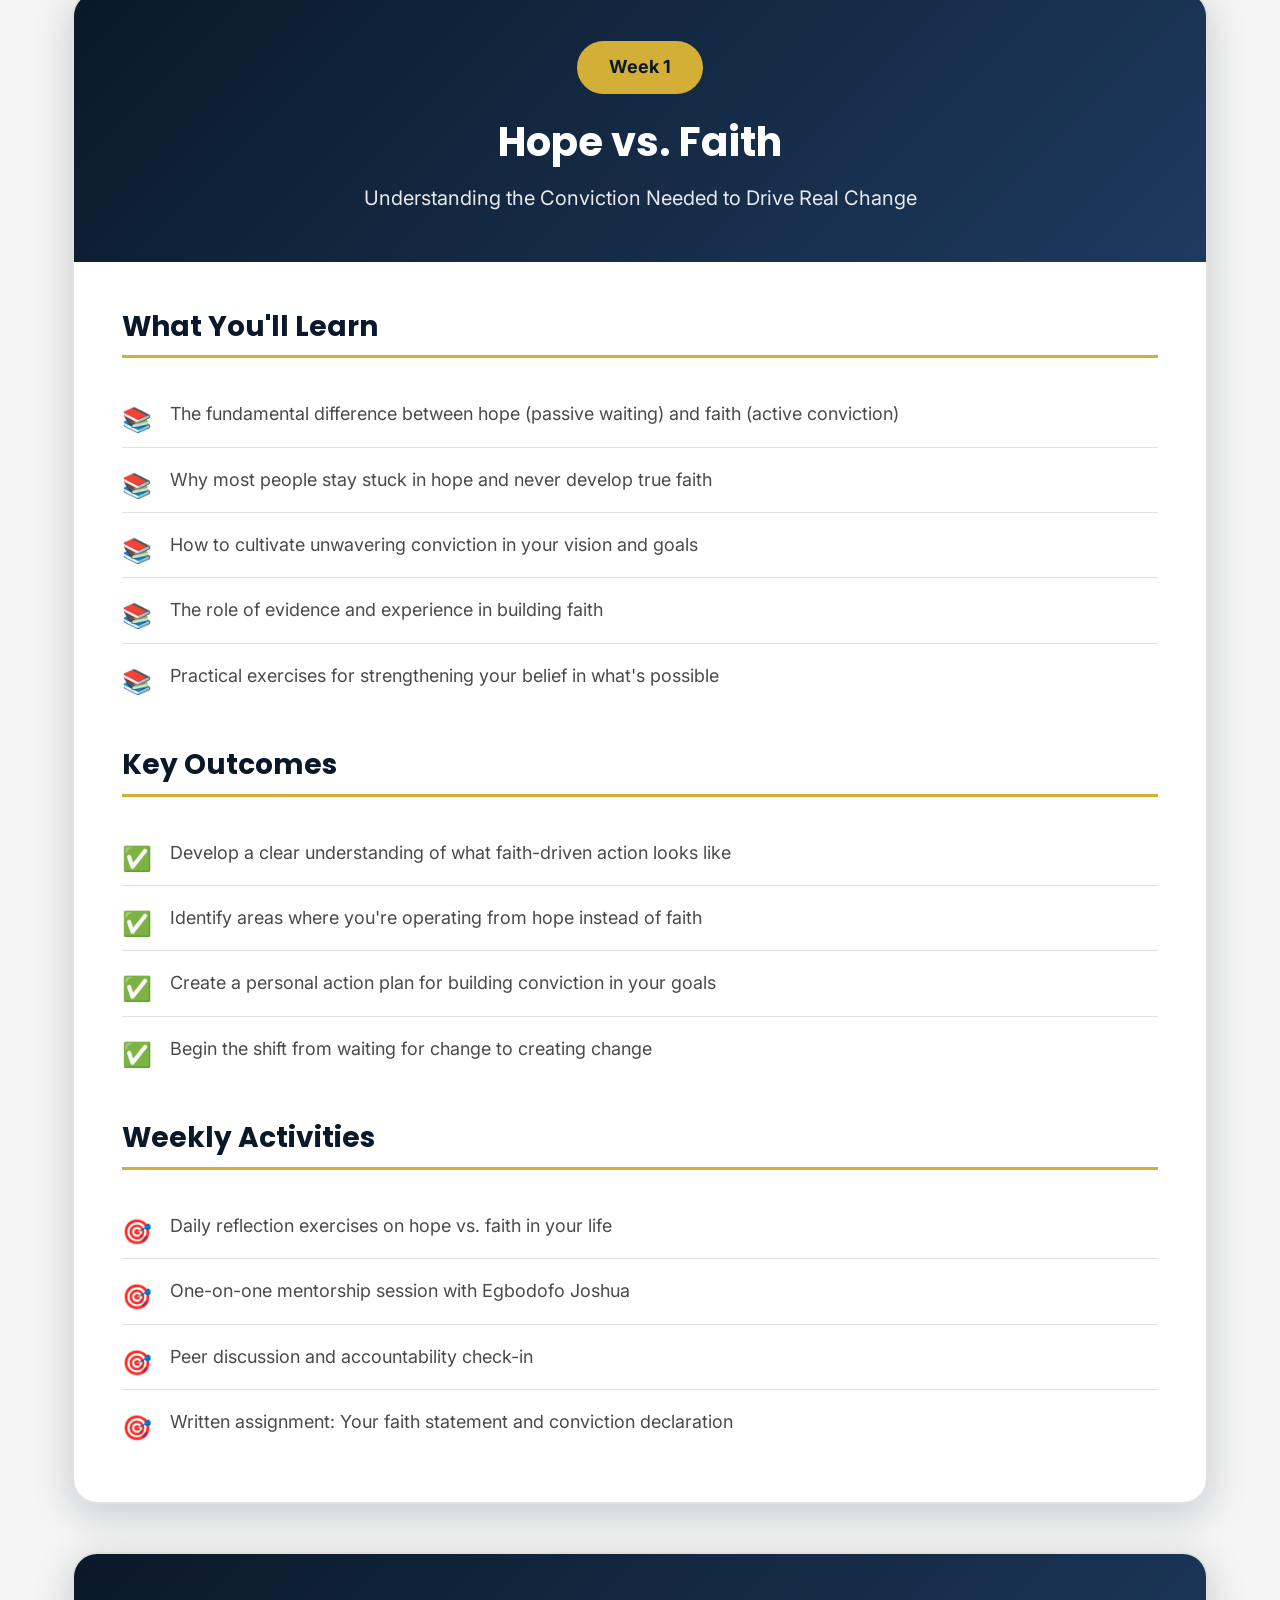
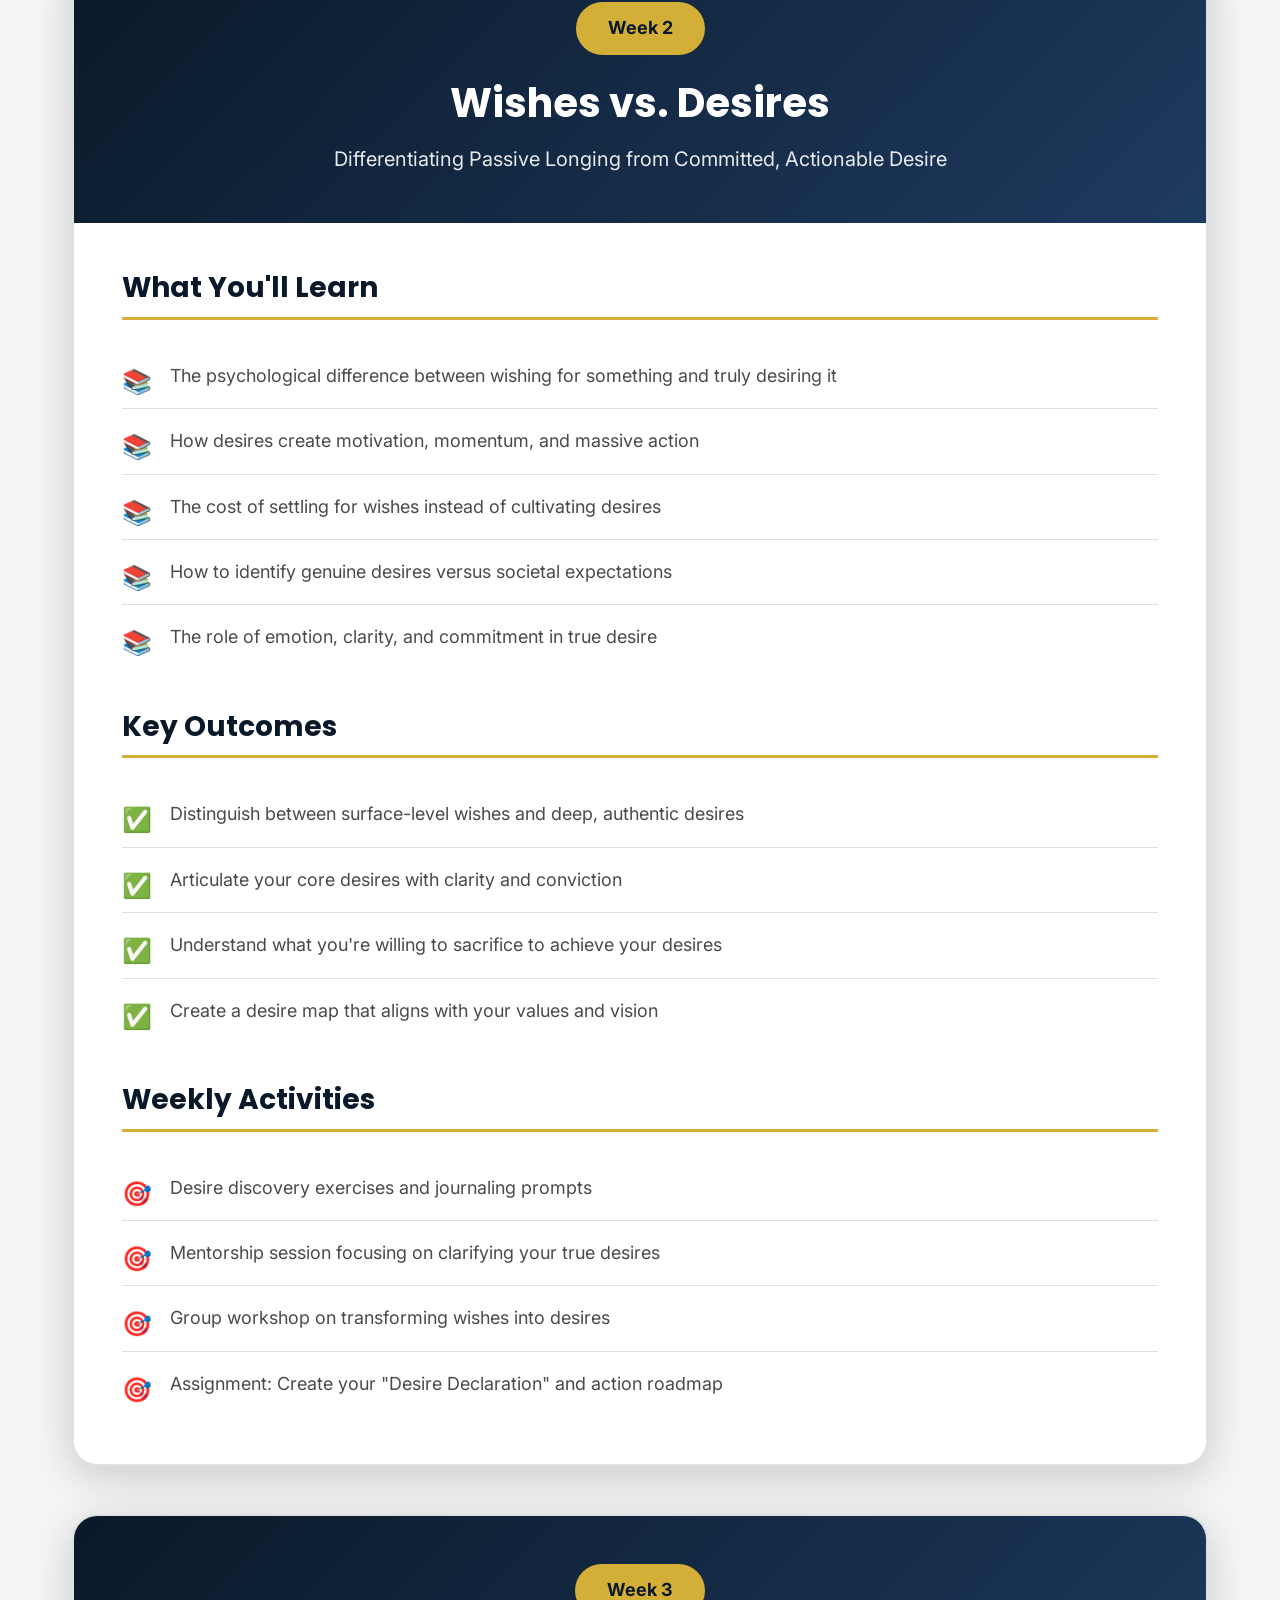
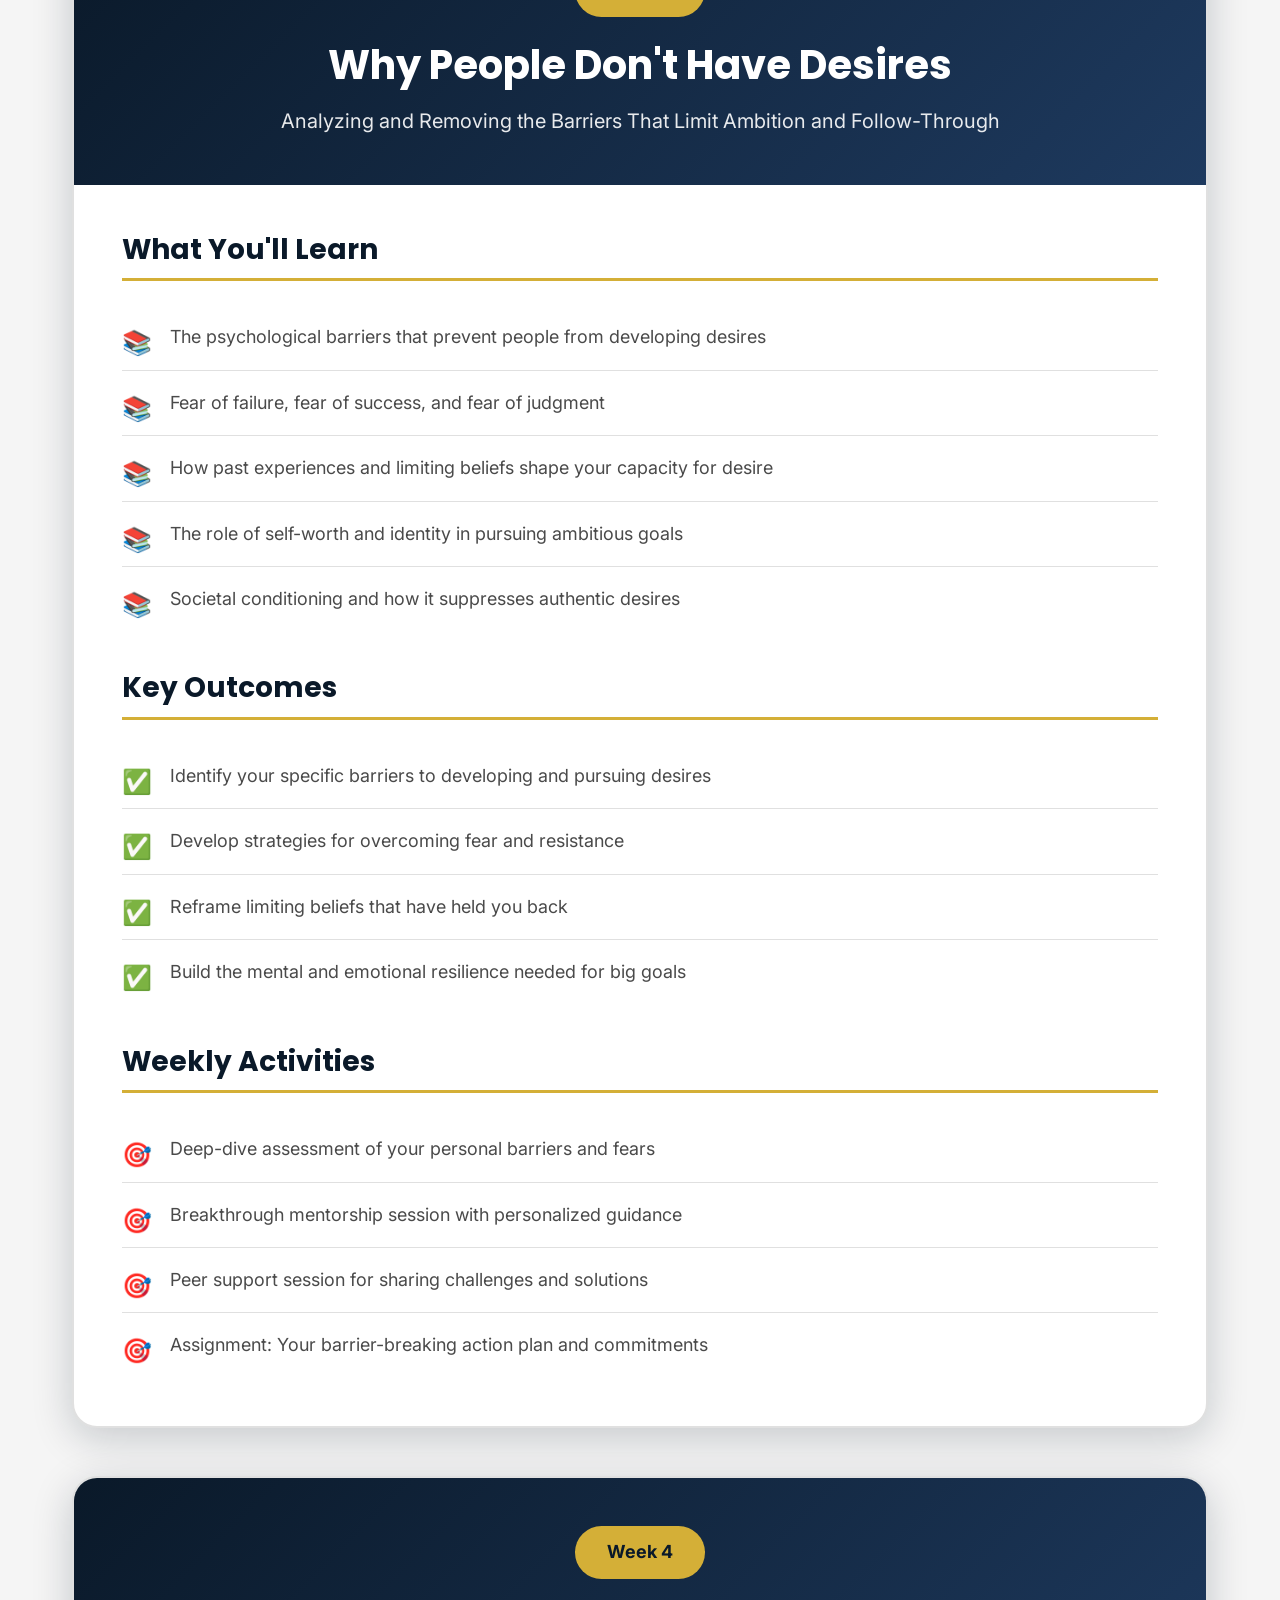
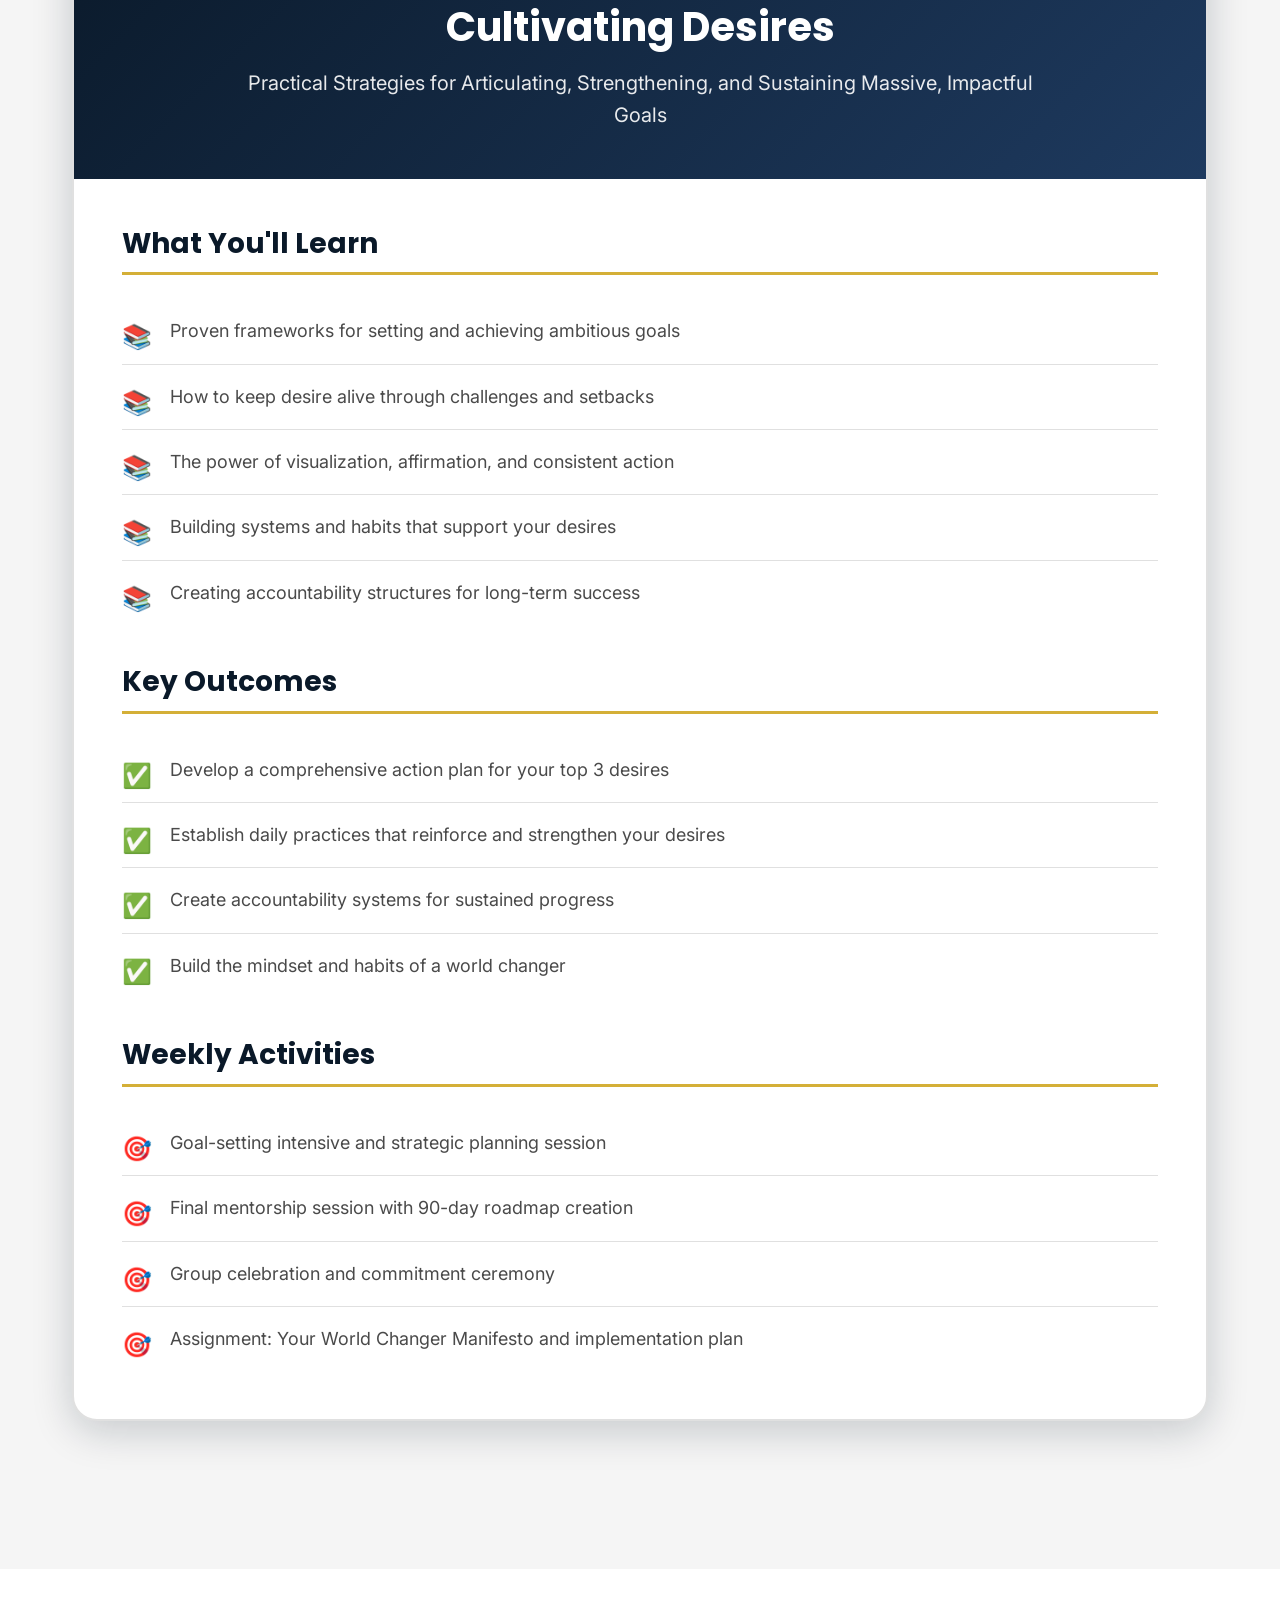
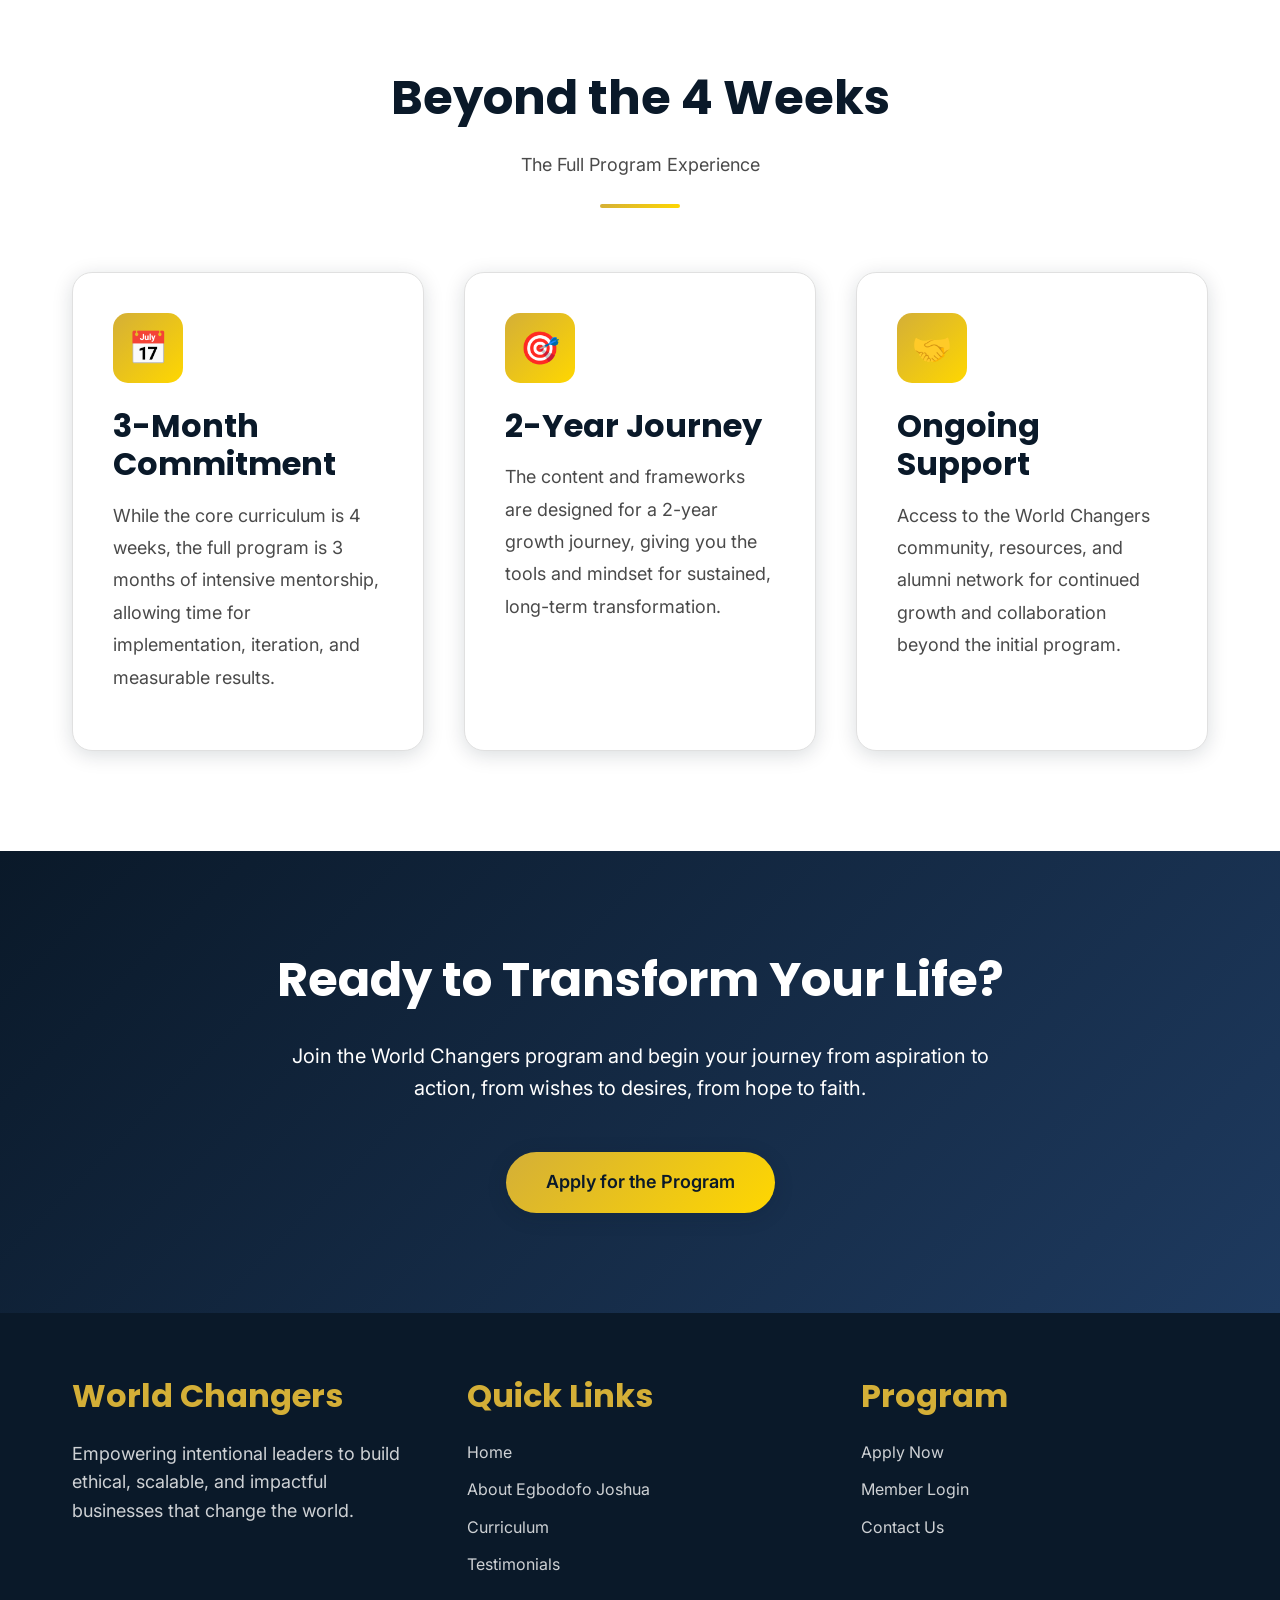
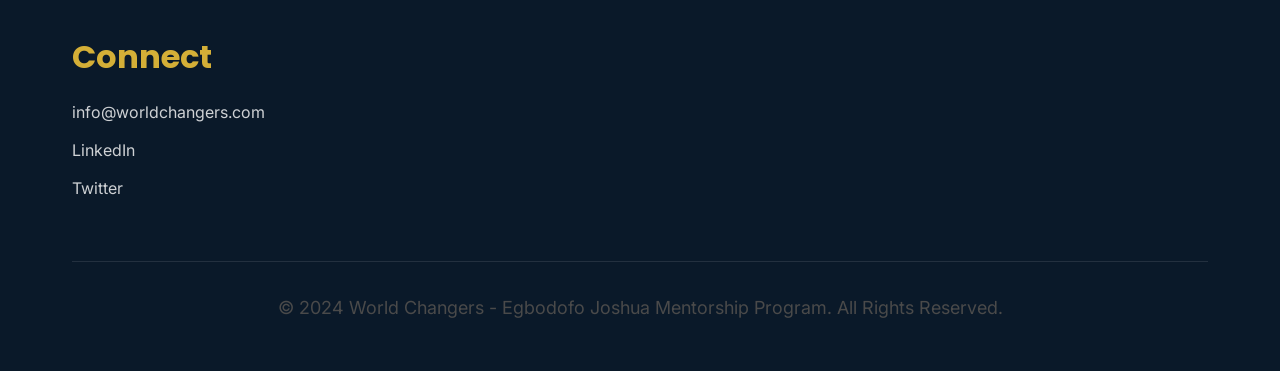
<file: pages/curriculum.html>
<!DOCTYPE html>
<html lang="en">
<head>
    <meta charset="UTF-8">
    <meta name="viewport" content="width=device-width, initial-scale=1.0">
    <meta name="description" content="Explore the World Changers 4-week curriculum - A transformational journey from hope to faith, wishes to desires, and aspiration to action.">
    <title>The Curriculum | World Changers Mentorship</title>

    <!-- Fonts -->
    <link rel="preconnect" href="https://fonts.googleapis.com">
    <link rel="preconnect" href="https://fonts.gstatic.com" crossorigin>
    <link href="https://fonts.googleapis.com/css2?family=Inter:wght@400;500;600;700;800&family=Poppins:wght@600;700;800&display=swap" rel="stylesheet">

    <!-- Stylesheet -->
    <link rel="stylesheet" href="../assets/css/main.css">
    <link rel="stylesheet" href="../assets/css/curriculum.css">

    <!-- Favicon -->
    <link rel="icon" type="image/png" href="../assets/images/favicon.png">
</head>
<body>
    <!-- Navigation -->
    <nav class="navbar" id="navbar">
        <div class="container nav-container">
            <a href="../index.html" class="logo">
                <span class="logo-accent">WORLD</span> CHANGERS
            </a>

            <ul class="nav-menu" id="navMenu">
                <li><a href="../index.html" class="nav-link">Home</a></li>
                <li><a href="about.html" class="nav-link">About</a></li>
                <li><a href="curriculum.html" class="nav-link active">Curriculum</a></li>
                <li><a href="testimonials.html" class="nav-link">Testimonials</a></li>
                <li><a href="contact.html" class="nav-link">Contact</a></li>
                <li><a href="apply.html" class="nav-link nav-cta">Apply Now</a></li>
            </ul>

            <button class="menu-toggle" id="menuToggle">
                <span></span>
                <span></span>
                <span></span>
            </button>
        </div>
    </nav>

    <!-- Page Header -->
    <section class="page-header">
        <div class="container text-center">
            <h1 class="text-white">The 4-Week Deep Dive</h1>
            <p class="text-white" style="font-size: 1.25rem; max-width: 800px; margin: 0 auto;">
                A transformational curriculum designed to shift you from theoretical knowledge
                to actionable, high-leverage desires that drive real change.
            </p>
        </div>
    </section>

    <!-- Program Overview -->
    <section class="section">
        <div class="container">
            <div class="program-overview">
                <div class="overview-content">
                    <h2>The Transformation Framework</h2>
                    <p>
                        The World Changers curriculum is not about passive learning. It's about fundamental
                        transformation. Over four intensive weeks, you'll challenge your assumptions, break
                        through mental barriers, and develop the clarity and conviction needed to create
                        world-changing impact.
                    </p>
                    <p>
                        Each week builds on the previous one, creating a comprehensive framework for moving
                        from passive aspiration to active, committed desire. This isn't theory - it's a
                        practical, actionable roadmap for personal and professional transformation.
                    </p>
                </div>

                <div class="overview-stats">
                    <div class="overview-stat">
                        <div class="stat-number">4</div>
                        <div class="stat-label">Weeks</div>
                    </div>
                    <div class="overview-stat">
                        <div class="stat-number">3</div>
                        <div class="stat-label">Months Program</div>
                    </div>
                    <div class="overview-stat">
                        <div class="stat-number">2</div>
                        <div class="stat-label">Year Journey</div>
                    </div>
                </div>
            </div>
        </div>
    </section>

    <!-- Week by Week Breakdown -->
    <section class="section bg-light">
        <div class="container">
            <div class="section-title">
                <h2>Week-by-Week Breakdown</h2>
                <p>Your Transformation Journey</p>
            </div>

            <!-- Week 1 -->
            <div class="week-module">
                <div class="week-header">
                    <div class="week-number">Week 1</div>
                    <h2 class="week-title">Hope vs. Faith</h2>
                    <p class="week-subtitle">Understanding the Conviction Needed to Drive Real Change</p>
                </div>

                <div class="week-content">
                    <div class="week-section">
                        <h3>What You'll Learn</h3>
                        <ul class="learning-list">
                            <li>The fundamental difference between hope (passive waiting) and faith (active conviction)</li>
                            <li>Why most people stay stuck in hope and never develop true faith</li>
                            <li>How to cultivate unwavering conviction in your vision and goals</li>
                            <li>The role of evidence and experience in building faith</li>
                            <li>Practical exercises for strengthening your belief in what's possible</li>
                        </ul>
                    </div>

                    <div class="week-section">
                        <h3>Key Outcomes</h3>
                        <ul class="outcome-list">
                            <li>Develop a clear understanding of what faith-driven action looks like</li>
                            <li>Identify areas where you're operating from hope instead of faith</li>
                            <li>Create a personal action plan for building conviction in your goals</li>
                            <li>Begin the shift from waiting for change to creating change</li>
                        </ul>
                    </div>

                    <div class="week-section">
                        <h3>Weekly Activities</h3>
                        <ul class="activity-list">
                            <li>Daily reflection exercises on hope vs. faith in your life</li>
                            <li>One-on-one mentorship session with Egbodofo Joshua</li>
                            <li>Peer discussion and accountability check-in</li>
                            <li>Written assignment: Your faith statement and conviction declaration</li>
                        </ul>
                    </div>
                </div>
            </div>

            <!-- Week 2 -->
            <div class="week-module">
                <div class="week-header">
                    <div class="week-number">Week 2</div>
                    <h2 class="week-title">Wishes vs. Desires</h2>
                    <p class="week-subtitle">Differentiating Passive Longing from Committed, Actionable Desire</p>
                </div>

                <div class="week-content">
                    <div class="week-section">
                        <h3>What You'll Learn</h3>
                        <ul class="learning-list">
                            <li>The psychological difference between wishing for something and truly desiring it</li>
                            <li>How desires create motivation, momentum, and massive action</li>
                            <li>The cost of settling for wishes instead of cultivating desires</li>
                            <li>How to identify genuine desires versus societal expectations</li>
                            <li>The role of emotion, clarity, and commitment in true desire</li>
                        </ul>
                    </div>

                    <div class="week-section">
                        <h3>Key Outcomes</h3>
                        <ul class="outcome-list">
                            <li>Distinguish between surface-level wishes and deep, authentic desires</li>
                            <li>Articulate your core desires with clarity and conviction</li>
                            <li>Understand what you're willing to sacrifice to achieve your desires</li>
                            <li>Create a desire map that aligns with your values and vision</li>
                        </ul>
                    </div>

                    <div class="week-section">
                        <h3>Weekly Activities</h3>
                        <ul class="activity-list">
                            <li>Desire discovery exercises and journaling prompts</li>
                            <li>Mentorship session focusing on clarifying your true desires</li>
                            <li>Group workshop on transforming wishes into desires</li>
                            <li>Assignment: Create your "Desire Declaration" and action roadmap</li>
                        </ul>
                    </div>
                </div>
            </div>

            <!-- Week 3 -->
            <div class="week-module">
                <div class="week-header">
                    <div class="week-number">Week 3</div>
                    <h2 class="week-title">Why People Don't Have Desires</h2>
                    <p class="week-subtitle">Analyzing and Removing the Barriers That Limit Ambition and Follow-Through</p>
                </div>

                <div class="week-content">
                    <div class="week-section">
                        <h3>What You'll Learn</h3>
                        <ul class="learning-list">
                            <li>The psychological barriers that prevent people from developing desires</li>
                            <li>Fear of failure, fear of success, and fear of judgment</li>
                            <li>How past experiences and limiting beliefs shape your capacity for desire</li>
                            <li>The role of self-worth and identity in pursuing ambitious goals</li>
                            <li>Societal conditioning and how it suppresses authentic desires</li>
                        </ul>
                    </div>

                    <div class="week-section">
                        <h3>Key Outcomes</h3>
                        <ul class="outcome-list">
                            <li>Identify your specific barriers to developing and pursuing desires</li>
                            <li>Develop strategies for overcoming fear and resistance</li>
                            <li>Reframe limiting beliefs that have held you back</li>
                            <li>Build the mental and emotional resilience needed for big goals</li>
                        </ul>
                    </div>

                    <div class="week-section">
                        <h3>Weekly Activities</h3>
                        <ul class="activity-list">
                            <li>Deep-dive assessment of your personal barriers and fears</li>
                            <li>Breakthrough mentorship session with personalized guidance</li>
                            <li>Peer support session for sharing challenges and solutions</li>
                            <li>Assignment: Your barrier-breaking action plan and commitments</li>
                        </ul>
                    </div>
                </div>
            </div>

            <!-- Week 4 -->
            <div class="week-module">
                <div class="week-header">
                    <div class="week-number">Week 4</div>
                    <h2 class="week-title">Cultivating Desires</h2>
                    <p class="week-subtitle">Practical Strategies for Articulating, Strengthening, and Sustaining Massive, Impactful Goals</p>
                </div>

                <div class="week-content">
                    <div class="week-section">
                        <h3>What You'll Learn</h3>
                        <ul class="learning-list">
                            <li>Proven frameworks for setting and achieving ambitious goals</li>
                            <li>How to keep desire alive through challenges and setbacks</li>
                            <li>The power of visualization, affirmation, and consistent action</li>
                            <li>Building systems and habits that support your desires</li>
                            <li>Creating accountability structures for long-term success</li>
                        </ul>
                    </div>

                    <div class="week-section">
                        <h3>Key Outcomes</h3>
                        <ul class="outcome-list">
                            <li>Develop a comprehensive action plan for your top 3 desires</li>
                            <li>Establish daily practices that reinforce and strengthen your desires</li>
                            <li>Create accountability systems for sustained progress</li>
                            <li>Build the mindset and habits of a world changer</li>
                        </ul>
                    </div>

                    <div class="week-section">
                        <h3>Weekly Activities</h3>
                        <ul class="activity-list">
                            <li>Goal-setting intensive and strategic planning session</li>
                            <li>Final mentorship session with 90-day roadmap creation</li>
                            <li>Group celebration and commitment ceremony</li>
                            <li>Assignment: Your World Changer Manifesto and implementation plan</li>
                        </ul>
                    </div>
                </div>
            </div>
        </div>
    </section>

    <!-- Beyond the 4 Weeks -->
    <section class="section">
        <div class="container">
            <div class="section-title">
                <h2>Beyond the 4 Weeks</h2>
                <p>The Full Program Experience</p>
            </div>

            <div class="grid grid-3">
                <div class="card">
                    <div class="card-icon">📅</div>
                    <h3 class="card-title">3-Month Commitment</h3>
                    <p class="card-description">
                        While the core curriculum is 4 weeks, the full program is 3 months of intensive
                        mentorship, allowing time for implementation, iteration, and measurable results.
                    </p>
                </div>

                <div class="card">
                    <div class="card-icon">🎯</div>
                    <h3 class="card-title">2-Year Journey</h3>
                    <p class="card-description">
                        The content and frameworks are designed for a 2-year growth journey, giving you
                        the tools and mindset for sustained, long-term transformation.
                    </p>
                </div>

                <div class="card">
                    <div class="card-icon">🤝</div>
                    <h3 class="card-title">Ongoing Support</h3>
                    <p class="card-description">
                        Access to the World Changers community, resources, and alumni network for
                        continued growth and collaboration beyond the initial program.
                    </p>
                </div>
            </div>
        </div>
    </section>

    <!-- CTA Section -->
    <section class="section bg-dark">
        <div class="container text-center">
            <h2 class="text-white mb-2">Ready to Transform Your Life?</h2>
            <p class="text-white mb-3" style="font-size: 1.25rem; max-width: 700px; margin-left: auto; margin-right: auto;">
                Join the World Changers program and begin your journey from aspiration to action,
                from wishes to desires, from hope to faith.
            </p>
            <a href="apply.html" class="btn btn-primary">Apply for the Program</a>
        </div>
    </section>

    <!-- Footer -->
    <footer class="footer">
        <div class="container">
            <div class="footer-content">
                <div class="footer-section">
                    <h3>World Changers</h3>
                    <p style="color: rgba(255, 255, 255, 0.8);">
                        Empowering intentional leaders to build ethical, scalable, and impactful businesses
                        that change the world.
                    </p>
                </div>

                <div class="footer-section">
                    <h3>Quick Links</h3>
                    <ul class="footer-links">
                        <li><a href="../index.html">Home</a></li>
                        <li><a href="about.html">About Egbodofo Joshua</a></li>
                        <li><a href="curriculum.html">Curriculum</a></li>
                        <li><a href="testimonials.html">Testimonials</a></li>
                    </ul>
                </div>

                <div class="footer-section">
                    <h3>Program</h3>
                    <ul class="footer-links">
                        <li><a href="apply.html">Apply Now</a></li>
                        <li><a href="../dashboard/login.html">Member Login</a></li>
                        <li><a href="contact.html">Contact Us</a></li>
                    </ul>
                </div>

                <div class="footer-section">
                    <h3>Connect</h3>
                    <ul class="footer-links">
                        <li><a href="mailto:info@worldchangers.com">info@worldchangers.com</a></li>
                        <li><a href="#">LinkedIn</a></li>
                        <li><a href="#">Twitter</a></li>
                    </ul>
                </div>
            </div>

            <div class="footer-bottom">
                <p>&copy; 2024 World Changers - Egbodofo Joshua Mentorship Program. All Rights Reserved.</p>
            </div>
        </div>
    </footer>

    <!-- JavaScript -->
    <script src="../assets/js/main.js"></script>
</body>
</html>
</file>
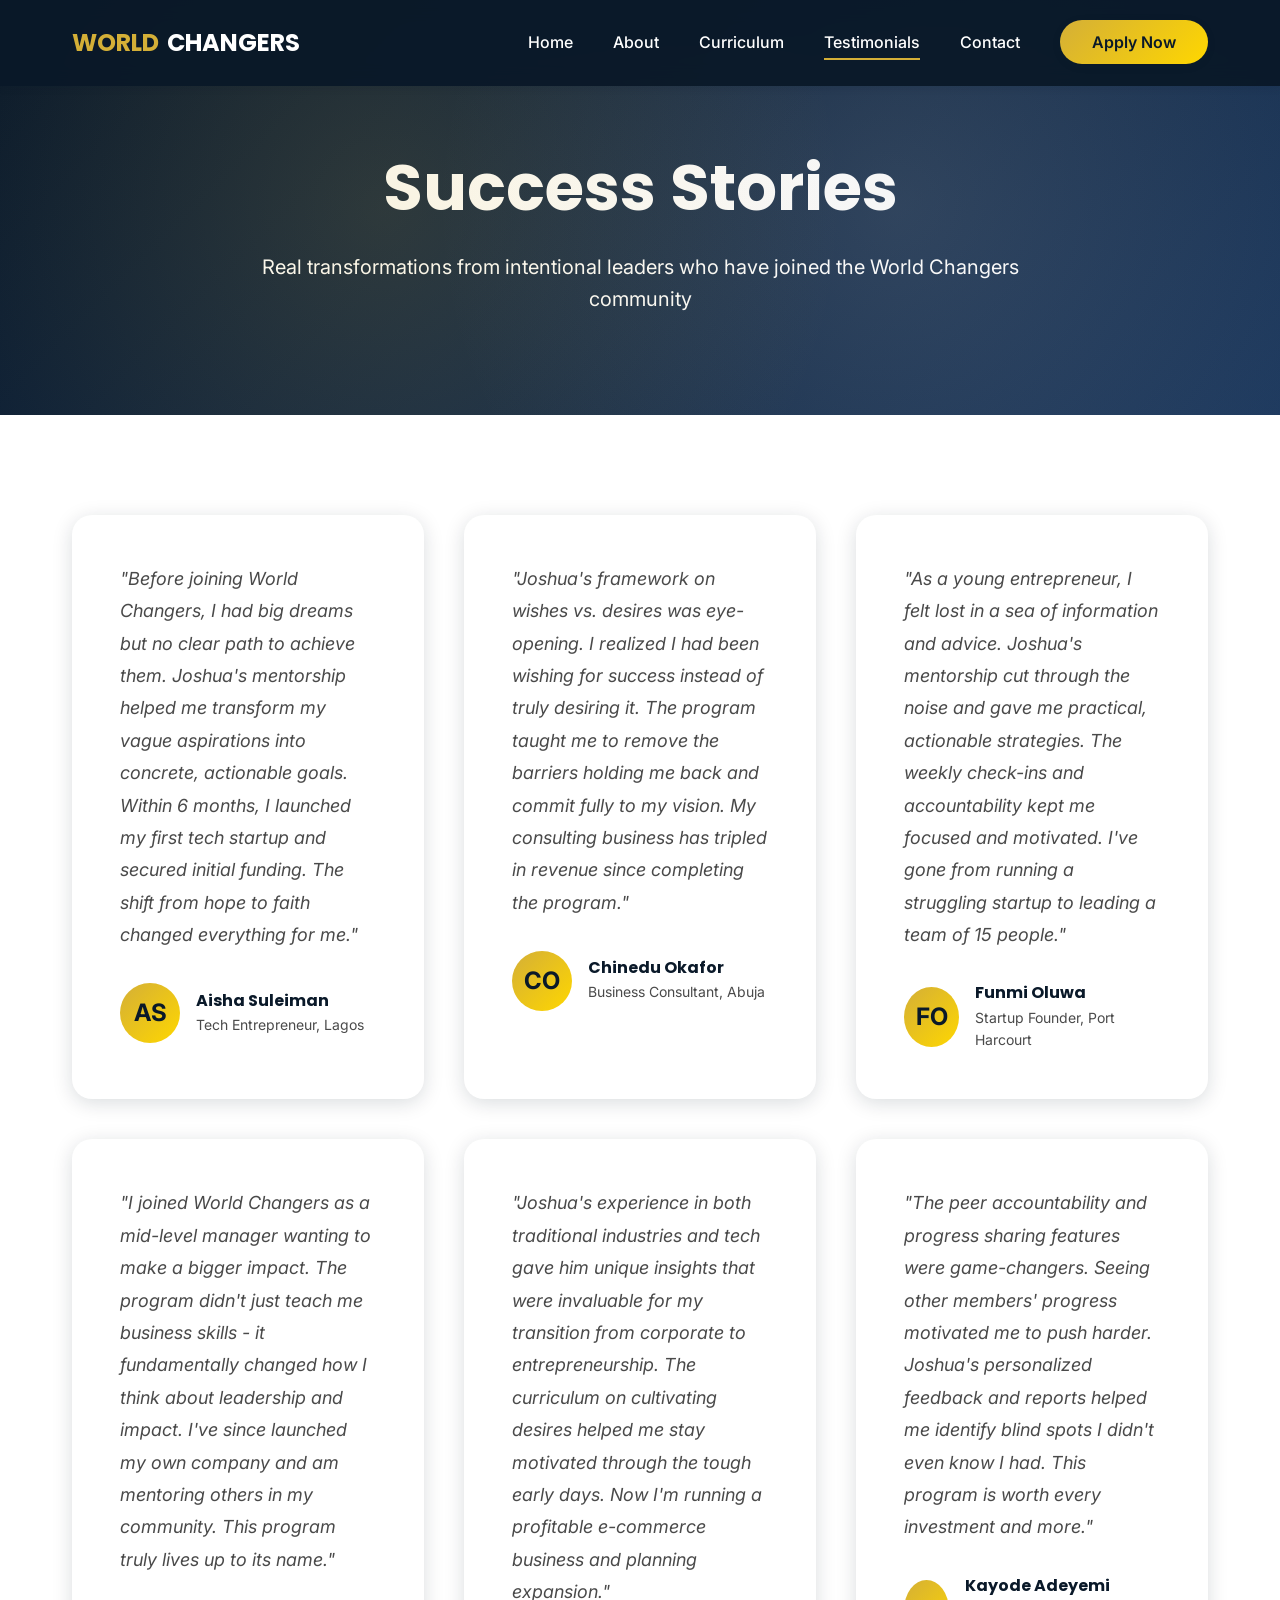
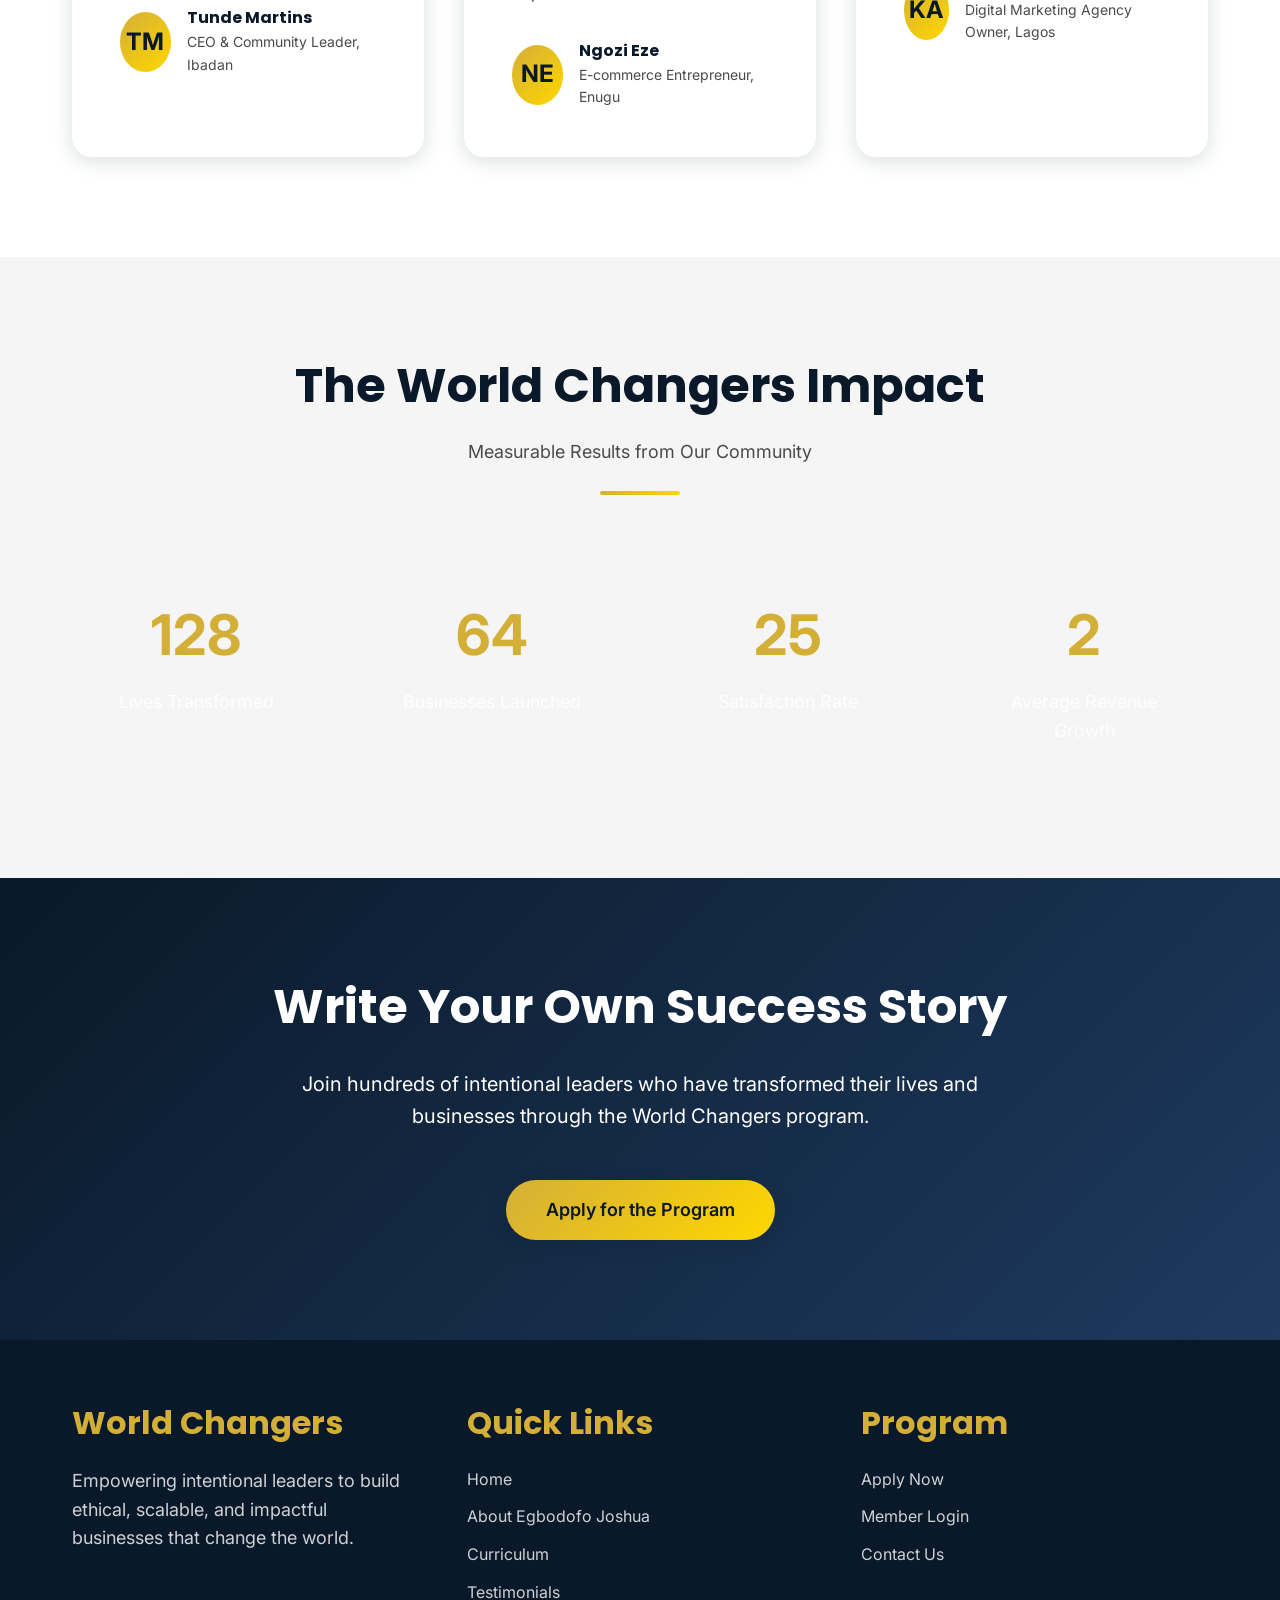
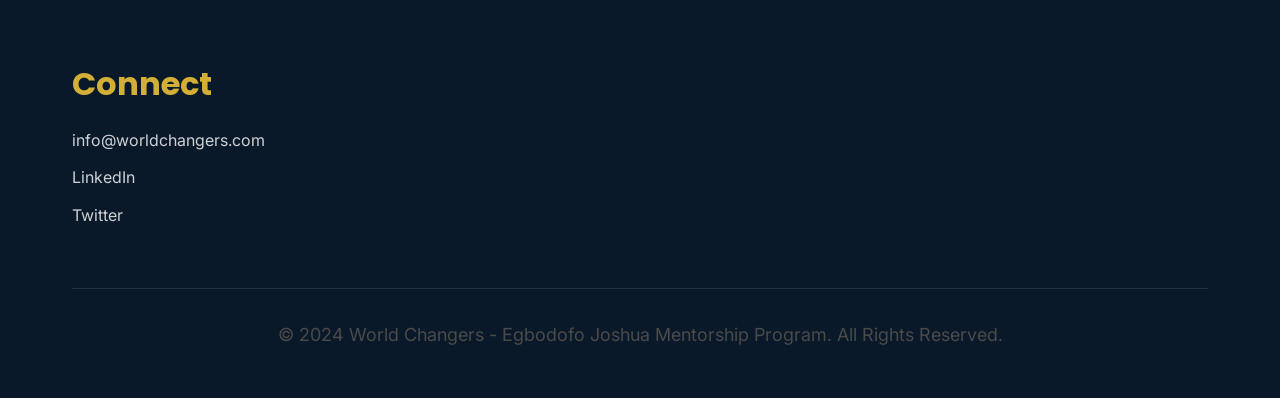
<file: pages/testimonials.html>
<!DOCTYPE html>
<html lang="en">
<head>
    <meta charset="UTF-8">
    <meta name="viewport" content="width=device-width, initial-scale=1.0">
    <meta name="description" content="Read success stories from World Changers program graduates who have transformed their businesses and lives through mentorship with Egbodofo Joshua.">
    <title>Testimonials | World Changers Mentorship</title>

    <!-- Fonts -->
    <link rel="preconnect" href="https://fonts.googleapis.com">
    <link rel="preconnect" href="https://fonts.gstatic.com" crossorigin>
    <link href="https://fonts.googleapis.com/css2?family=Inter:wght@400;500;600;700;800&family=Poppins:wght@600;700;800&display=swap" rel="stylesheet">

    <!-- Stylesheet -->
    <link rel="stylesheet" href="../assets/css/main.css">
    <link rel="stylesheet" href="../assets/css/about.css">

    <!-- Favicon -->
    <link rel="icon" type="image/png" href="../assets/images/favicon.png">
</head>
<body>
    <!-- Navigation -->
    <nav class="navbar" id="navbar">
        <div class="container nav-container">
            <a href="../index.html" class="logo">
                <span class="logo-accent">WORLD</span> CHANGERS
            </a>

            <ul class="nav-menu" id="navMenu">
                <li><a href="../index.html" class="nav-link">Home</a></li>
                <li><a href="about.html" class="nav-link">About</a></li>
                <li><a href="curriculum.html" class="nav-link">Curriculum</a></li>
                <li><a href="testimonials.html" class="nav-link active">Testimonials</a></li>
                <li><a href="contact.html" class="nav-link">Contact</a></li>
                <li><a href="apply.html" class="nav-link nav-cta">Apply Now</a></li>
            </ul>

            <button class="menu-toggle" id="menuToggle">
                <span></span>
                <span></span>
                <span></span>
            </button>
        </div>
    </nav>

    <!-- Page Header -->
    <section class="page-header">
        <div class="container text-center">
            <h1 class="text-white">Success Stories</h1>
            <p class="text-white" style="font-size: 1.25rem; max-width: 800px; margin: 0 auto;">
                Real transformations from intentional leaders who have joined the World Changers community
            </p>
        </div>
    </section>

    <!-- Testimonials Grid -->
    <section class="section">
        <div class="container">
            <div class="grid grid-2">
                <div class="testimonial-card">
                    <p class="testimonial-text">
                        "Before joining World Changers, I had big dreams but no clear path to achieve them.
                        Joshua's mentorship helped me transform my vague aspirations into concrete, actionable
                        goals. Within 6 months, I launched my first tech startup and secured initial funding.
                        The shift from hope to faith changed everything for me."
                    </p>
                    <div class="testimonial-author">
                        <div class="testimonial-avatar">AS</div>
                        <div class="testimonial-info">
                            <h4>Aisha Suleiman</h4>
                            <p>Tech Entrepreneur, Lagos</p>
                        </div>
                    </div>
                </div>

                <div class="testimonial-card">
                    <p class="testimonial-text">
                        "Joshua's framework on wishes vs. desires was eye-opening. I realized I had been wishing
                        for success instead of truly desiring it. The program taught me to remove the barriers
                        holding me back and commit fully to my vision. My consulting business has tripled in
                        revenue since completing the program."
                    </p>
                    <div class="testimonial-author">
                        <div class="testimonial-avatar">CO</div>
                        <div class="testimonial-info">
                            <h4>Chinedu Okafor</h4>
                            <p>Business Consultant, Abuja</p>
                        </div>
                    </div>
                </div>

                <div class="testimonial-card">
                    <p class="testimonial-text">
                        "As a young entrepreneur, I felt lost in a sea of information and advice. Joshua's
                        mentorship cut through the noise and gave me practical, actionable strategies. The
                        weekly check-ins and accountability kept me focused and motivated. I've gone from
                        running a struggling startup to leading a team of 15 people."
                    </p>
                    <div class="testimonial-author">
                        <div class="testimonial-avatar">FO</div>
                        <div class="testimonial-info">
                            <h4>Funmi Oluwa</h4>
                            <p>Startup Founder, Port Harcourt</p>
                        </div>
                    </div>
                </div>

                <div class="testimonial-card">
                    <p class="testimonial-text">
                        "I joined World Changers as a mid-level manager wanting to make a bigger impact.
                        The program didn't just teach me business skills - it fundamentally changed how I
                        think about leadership and impact. I've since launched my own company and am
                        mentoring others in my community. This program truly lives up to its name."
                    </p>
                    <div class="testimonial-author">
                        <div class="testimonial-avatar">TM</div>
                        <div class="testimonial-info">
                            <h4>Tunde Martins</h4>
                            <p>CEO & Community Leader, Ibadan</p>
                        </div>
                    </div>
                </div>

                <div class="testimonial-card">
                    <p class="testimonial-text">
                        "Joshua's experience in both traditional industries and tech gave him unique insights
                        that were invaluable for my transition from corporate to entrepreneurship. The
                        curriculum on cultivating desires helped me stay motivated through the tough early
                        days. Now I'm running a profitable e-commerce business and planning expansion."
                    </p>
                    <div class="testimonial-author">
                        <div class="testimonial-avatar">NE</div>
                        <div class="testimonial-info">
                            <h4>Ngozi Eze</h4>
                            <p>E-commerce Entrepreneur, Enugu</p>
                        </div>
                    </div>
                </div>

                <div class="testimonial-card">
                    <p class="testimonial-text">
                        "The peer accountability and progress sharing features were game-changers. Seeing
                        other members' progress motivated me to push harder. Joshua's personalized feedback
                        and reports helped me identify blind spots I didn't even know I had. This program
                        is worth every investment and more."
                    </p>
                    <div class="testimonial-author">
                        <div class="testimonial-avatar">KA</div>
                        <div class="testimonial-info">
                            <h4>Kayode Adeyemi</h4>
                            <p>Digital Marketing Agency Owner, Lagos</p>
                        </div>
                    </div>
                </div>
            </div>
        </div>
    </section>

    <!-- Impact Stats -->
    <section class="section bg-light">
        <div class="container">
            <div class="section-title">
                <h2>The World Changers Impact</h2>
                <p>Measurable Results from Our Community</p>
            </div>

            <div class="stats-grid">
                <div class="stat-item">
                    <div class="stat-number">500+</div>
                    <div class="stat-label">Lives Transformed</div>
                </div>
                <div class="stat-item">
                    <div class="stat-number">250+</div>
                    <div class="stat-label">Businesses Launched</div>
                </div>
                <div class="stat-item">
                    <div class="stat-number">98%</div>
                    <div class="stat-label">Satisfaction Rate</div>
                </div>
                <div class="stat-item">
                    <div class="stat-number">10x</div>
                    <div class="stat-label">Average Revenue Growth</div>
                </div>
            </div>
        </div>
    </section>

    <!-- CTA Section -->
    <section class="section bg-dark">
        <div class="container text-center">
            <h2 class="text-white mb-2">Write Your Own Success Story</h2>
            <p class="text-white mb-3" style="font-size: 1.25rem; max-width: 700px; margin-left: auto; margin-right: auto;">
                Join hundreds of intentional leaders who have transformed their lives and businesses
                through the World Changers program.
            </p>
            <a href="apply.html" class="btn btn-primary">Apply for the Program</a>
        </div>
    </section>

    <!-- Footer -->
    <footer class="footer">
        <div class="container">
            <div class="footer-content">
                <div class="footer-section">
                    <h3>World Changers</h3>
                    <p style="color: rgba(255, 255, 255, 0.8);">
                        Empowering intentional leaders to build ethical, scalable, and impactful businesses
                        that change the world.
                    </p>
                </div>

                <div class="footer-section">
                    <h3>Quick Links</h3>
                    <ul class="footer-links">
                        <li><a href="../index.html">Home</a></li>
                        <li><a href="about.html">About Egbodofo Joshua</a></li>
                        <li><a href="curriculum.html">Curriculum</a></li>
                        <li><a href="testimonials.html">Testimonials</a></li>
                    </ul>
                </div>

                <div class="footer-section">
                    <h3>Program</h3>
                    <ul class="footer-links">
                        <li><a href="apply.html">Apply Now</a></li>
                        <li><a href="../dashboard/login.html">Member Login</a></li>
                        <li><a href="contact.html">Contact Us</a></li>
                    </ul>
                </div>

                <div class="footer-section">
                    <h3>Connect</h3>
                    <ul class="footer-links">
                        <li><a href="mailto:info@worldchangers.com">info@worldchangers.com</a></li>
                        <li><a href="#">LinkedIn</a></li>
                        <li><a href="#">Twitter</a></li>
                    </ul>
                </div>
            </div>

            <div class="footer-bottom">
                <p>&copy; 2024 World Changers - Egbodofo Joshua Mentorship Program. All Rights Reserved.</p>
            </div>
        </div>
    </footer>

    <!-- JavaScript -->
    <script src="../assets/js/main.js"></script>
</body>
</html>
</file>
<file: assets/css/main.css>
/* ===================================
   Egbodofo Joshua Mentorship Platform
   World Changers - Main Stylesheet
   Theme: Energetic Luxury & Professional Impact
   =================================== */

/* ===== CSS Variables ===== */
:root {
    /* Primary Colors - Deep Blue Theme */
    --primary-deep-blue: #0A1929;
    --primary-navy: #1A2332;
    --primary-sapphire: #1E3A5F;
    --accent-gold: #D4AF37;
    --accent-silver: #C0C0C0;
    --accent-bright-gold: #FFD700;

    /* Neutral Colors */
    --white: #FFFFFF;
    --light-gray: #F5F5F5;
    --medium-gray: #E0E0E0;
    --dark-gray: #4A4A4A;
    --text-dark: #2C2C2C;

    /* Gradients */
    --gradient-primary: linear-gradient(135deg, #0A1929 0%, #1E3A5F 100%);
    --gradient-gold: linear-gradient(135deg, #D4AF37 0%, #FFD700 100%);
    --gradient-overlay: linear-gradient(135deg, rgba(10, 25, 41, 0.9) 0%, rgba(30, 58, 95, 0.8) 100%);

    /* Typography */
    --font-primary: 'Inter', 'Segoe UI', -apple-system, BlinkMacSystemFont, sans-serif;
    --font-heading: 'Poppins', 'Inter', sans-serif;

    /* Spacing */
    --section-padding: 100px 0;
    --container-width: 1200px;

    /* Shadows */
    --shadow-sm: 0 2px 8px rgba(10, 25, 41, 0.1);
    --shadow-md: 0 4px 20px rgba(10, 25, 41, 0.15);
    --shadow-lg: 0 10px 40px rgba(10, 25, 41, 0.2);
    --shadow-xl: 0 20px 60px rgba(10, 25, 41, 0.25);

    /* Transitions */
    --transition-fast: 0.2s ease;
    --transition-medium: 0.3s ease;
    --transition-slow: 0.5s ease;
}

/* ===== Global Reset & Base Styles ===== */
* {
    margin: 0;
    padding: 0;
    box-sizing: border-box;
}

html {
    scroll-behavior: smooth;
    font-size: 16px;
}

body {
    font-family: var(--font-primary);
    color: var(--text-dark);
    line-height: 1.6;
    overflow-x: hidden;
    background-color: var(--white);
}

/* ===== Typography ===== */
h1, h2, h3, h4, h5, h6 {
    font-family: var(--font-heading);
    font-weight: 700;
    line-height: 1.2;
    color: var(--primary-deep-blue);
}

h1 {
    font-size: clamp(2.5rem, 5vw, 4rem);
    margin-bottom: 1.5rem;
}

h2 {
    font-size: clamp(2rem, 4vw, 3rem);
    margin-bottom: 1.5rem;
}

h3 {
    font-size: clamp(1.5rem, 3vw, 2rem);
    margin-bottom: 1rem;
}

p {
    font-size: clamp(1rem, 2vw, 1.125rem);
    margin-bottom: 1rem;
    color: var(--dark-gray);
}

/* ===== Container & Layout ===== */
.container {
    max-width: var(--container-width);
    margin: 0 auto;
    padding: 0 2rem;
}

.section {
    padding: var(--section-padding);
}

.section-title {
    text-align: center;
    margin-bottom: 4rem;
    position: relative;
}

.section-title::after {
    content: '';
    display: block;
    width: 80px;
    height: 4px;
    background: var(--gradient-gold);
    margin: 1.5rem auto 0;
    border-radius: 2px;
}

/* ===== Navigation ===== */
.navbar {
    position: fixed;
    top: 0;
    left: 0;
    width: 100%;
    background: rgba(10, 25, 41, 0.95);
    backdrop-filter: blur(10px);
    padding: 1.5rem 0;
    z-index: 1000;
    transition: var(--transition-medium);
    box-shadow: var(--shadow-sm);
}

.navbar.scrolled {
    padding: 1rem 0;
    box-shadow: var(--shadow-md);
}

.nav-container {
    display: flex;
    justify-content: space-between;
    align-items: center;
}

.logo {
    font-family: var(--font-heading);
    font-size: 1.5rem;
    font-weight: 700;
    color: var(--white);
    text-decoration: none;
    display: flex;
    align-items: center;
    gap: 0.5rem;
}

.logo-accent {
    color: var(--accent-gold);
}

.nav-menu {
    display: flex;
    list-style: none;
    gap: 2.5rem;
    align-items: center;
}

.nav-link {
    color: var(--white);
    text-decoration: none;
    font-weight: 500;
    position: relative;
    transition: var(--transition-fast);
    padding: 0.5rem 0;
}

.nav-link::after {
    content: '';
    position: absolute;
    bottom: 0;
    left: 0;
    width: 0;
    height: 2px;
    background: var(--accent-gold);
    transition: var(--transition-medium);
}

.nav-link:hover::after,
.nav-link.active::after {
    width: 100%;
}

.nav-link:hover {
    color: var(--accent-gold);
}

.nav-cta {
    background: var(--gradient-gold);
    color: var(--primary-deep-blue);
    padding: 0.75rem 2rem;
    border-radius: 50px;
    font-weight: 600;
    transition: var(--transition-medium);
    box-shadow: var(--shadow-sm);
}

.nav-cta:hover {
    transform: translateY(-2px);
    box-shadow: var(--shadow-md);
}

.nav-cta::after {
    display: none;
}

.menu-toggle {
    display: none;
    flex-direction: column;
    gap: 4px;
    background: none;
    border: none;
    cursor: pointer;
}

.menu-toggle span {
    width: 25px;
    height: 3px;
    background: var(--white);
    border-radius: 2px;
    transition: var(--transition-fast);
}

/* ===== Hero Section ===== */
.hero {
    min-height: 100vh;
    display: flex;
    align-items: center;
    background: var(--gradient-primary);
    position: relative;
    overflow: hidden;
    padding-top: 80px;
}

.hero::before {
    content: '';
    position: absolute;
    top: 0;
    left: 0;
    right: 0;
    bottom: 0;
    background:
        radial-gradient(circle at 20% 50%, rgba(212, 175, 55, 0.1) 0%, transparent 50%),
        radial-gradient(circle at 80% 50%, rgba(192, 192, 192, 0.1) 0%, transparent 50%);
    z-index: 1;
}

.hero-container {
    position: relative;
    z-index: 2;
    display: grid;
    grid-template-columns: 1fr 1fr;
    gap: 4rem;
    align-items: center;
}

.hero-content {
    color: var(--white);
}

.hero-subtitle {
    color: var(--accent-gold);
    font-size: 1.125rem;
    font-weight: 600;
    text-transform: uppercase;
    letter-spacing: 2px;
    margin-bottom: 1rem;
}

.hero-title {
    color: var(--white);
    margin-bottom: 1.5rem;
    line-height: 1.1;
}

.hero-description {
    font-size: 1.25rem;
    color: rgba(255, 255, 255, 0.9);
    margin-bottom: 2.5rem;
    line-height: 1.8;
}

.hero-image-container {
    position: relative;
}

.hero-image {
    width: 100%;
    max-width: 500px;
    height: auto;
    border-radius: 20px;
    box-shadow: var(--shadow-xl);
    border: 4px solid var(--accent-gold);
    margin: 0 auto;
    display: block;
}

/* ===== Buttons ===== */
.btn {
    display: inline-block;
    padding: 1rem 2.5rem;
    font-size: 1.125rem;
    font-weight: 600;
    text-decoration: none;
    border-radius: 50px;
    transition: var(--transition-medium);
    cursor: pointer;
    border: none;
    text-align: center;
    font-family: var(--font-primary);
}

.btn-primary {
    background: var(--gradient-gold);
    color: var(--primary-deep-blue);
    box-shadow: var(--shadow-md);
}

.btn-primary:hover {
    transform: translateY(-3px);
    box-shadow: var(--shadow-lg);
}

.btn-secondary {
    background: transparent;
    color: var(--white);
    border: 2px solid var(--accent-gold);
}

.btn-secondary:hover {
    background: var(--accent-gold);
    color: var(--primary-deep-blue);
}

.btn-group {
    display: flex;
    gap: 1.5rem;
    flex-wrap: wrap;
}

/* ===== Cards ===== */
.card {
    background: var(--white);
    border-radius: 20px;
    padding: 2.5rem;
    box-shadow: var(--shadow-md);
    transition: var(--transition-medium);
    border: 1px solid var(--medium-gray);
}

.card:hover {
    transform: translateY(-10px);
    box-shadow: var(--shadow-xl);
}

.card-icon {
    width: 70px;
    height: 70px;
    background: var(--gradient-gold);
    border-radius: 15px;
    display: flex;
    align-items: center;
    justify-content: center;
    font-size: 2rem;
    margin-bottom: 1.5rem;
    color: var(--primary-deep-blue);
}

.card-title {
    margin-bottom: 1rem;
    color: var(--primary-deep-blue);
}

.card-description {
    color: var(--dark-gray);
    line-height: 1.8;
}

/* ===== Grid Layouts ===== */
.grid {
    display: grid;
    gap: 2.5rem;
}

.grid-2 {
    grid-template-columns: repeat(auto-fit, minmax(300px, 1fr));
}

.grid-3 {
    grid-template-columns: repeat(auto-fit, minmax(280px, 1fr));
}

.grid-4 {
    grid-template-columns: repeat(auto-fit, minmax(250px, 1fr));
}

/* ===== Stats Section ===== */
.stats-section {
    background: var(--gradient-primary);
    color: var(--white);
}

.stats-grid {
    display: grid;
    grid-template-columns: repeat(auto-fit, minmax(200px, 1fr));
    gap: 3rem;
    text-align: center;
}

.stat-item {
    padding: 2rem;
}

.stat-number {
    font-size: 3.5rem;
    font-weight: 700;
    color: var(--accent-gold);
    margin-bottom: 0.5rem;
}

.stat-label {
    font-size: 1.125rem;
    color: rgba(255, 255, 255, 0.9);
}

/* ===== Testimonials ===== */
.testimonial-card {
    background: var(--white);
    padding: 3rem;
    border-radius: 20px;
    box-shadow: var(--shadow-md);
    position: relative;
}

.testimonial-text {
    font-size: 1.125rem;
    line-height: 1.8;
    color: var(--dark-gray);
    margin-bottom: 2rem;
    font-style: italic;
}

.testimonial-author {
    display: flex;
    align-items: center;
    gap: 1rem;
}

.testimonial-avatar {
    width: 60px;
    height: 60px;
    border-radius: 50%;
    background: var(--gradient-gold);
    display: flex;
    align-items: center;
    justify-content: center;
    font-size: 1.5rem;
    font-weight: 700;
    color: var(--primary-deep-blue);
}

.testimonial-info h4 {
    margin-bottom: 0.25rem;
    color: var(--primary-deep-blue);
}

.testimonial-info p {
    font-size: 0.875rem;
    color: var(--dark-gray);
    margin: 0;
}

/* ===== Forms ===== */
.form-group {
    margin-bottom: 1.5rem;
}

.form-label {
    display: block;
    margin-bottom: 0.5rem;
    font-weight: 600;
    color: var(--primary-deep-blue);
}

.form-input,
.form-textarea,
.form-select {
    width: 100%;
    padding: 1rem 1.5rem;
    border: 2px solid var(--medium-gray);
    border-radius: 10px;
    font-size: 1rem;
    font-family: var(--font-primary);
    transition: var(--transition-fast);
    background: var(--white);
}

.form-input:focus,
.form-textarea:focus,
.form-select:focus {
    outline: none;
    border-color: var(--accent-gold);
    box-shadow: 0 0 0 3px rgba(212, 175, 55, 0.1);
}

.form-textarea {
    resize: vertical;
    min-height: 150px;
}

/* ===== Footer ===== */
.footer {
    background: var(--primary-deep-blue);
    color: var(--white);
    padding: 4rem 0 2rem;
}

.footer-content {
    display: grid;
    grid-template-columns: repeat(auto-fit, minmax(250px, 1fr));
    gap: 3rem;
    margin-bottom: 3rem;
}

.footer-section h3 {
    color: var(--accent-gold);
    margin-bottom: 1.5rem;
}

.footer-links {
    list-style: none;
}

.footer-links li {
    margin-bottom: 0.75rem;
}

.footer-links a {
    color: rgba(255, 255, 255, 0.8);
    text-decoration: none;
    transition: var(--transition-fast);
}

.footer-links a:hover {
    color: var(--accent-gold);
}

.footer-bottom {
    text-align: center;
    padding-top: 2rem;
    border-top: 1px solid rgba(255, 255, 255, 0.1);
    color: rgba(255, 255, 255, 0.7);
}

/* ===== Animations ===== */
@keyframes fadeInUp {
    from {
        opacity: 0;
        transform: translateY(30px);
    }
    to {
        opacity: 1;
        transform: translateY(0);
    }
}

@keyframes fadeIn {
    from {
        opacity: 0;
    }
    to {
        opacity: 1;
    }
}

.animate-on-scroll {
    opacity: 0;
    animation: fadeInUp 0.8s ease forwards;
}

/* ===== Responsive Design ===== */
@media (max-width: 968px) {
    .hero-container {
        grid-template-columns: 1fr;
        text-align: center;
    }

    .hero-image {
        max-width: 400px;
    }

    .btn-group {
        justify-content: center;
    }

    .nav-menu {
        position: fixed;
        top: 0;
        right: -100%;
        height: 100vh;
        width: 70%;
        max-width: 300px;
        background: var(--primary-deep-blue);
        flex-direction: column;
        padding: 5rem 2rem;
        transition: var(--transition-medium);
        box-shadow: var(--shadow-xl);
    }

    .nav-menu.active {
        right: 0;
    }

    .menu-toggle {
        display: flex;
    }

    .menu-toggle.active span:nth-child(1) {
        transform: rotate(45deg) translate(5px, 5px);
    }

    .menu-toggle.active span:nth-child(2) {
        opacity: 0;
    }

    .menu-toggle.active span:nth-child(3) {
        transform: rotate(-45deg) translate(7px, -6px);
    }
}

@media (max-width: 600px) {
    :root {
        --section-padding: 60px 0;
    }

    .container {
        padding: 0 1.5rem;
    }

    .grid {
        gap: 1.5rem;
    }

    .card {
        padding: 2rem;
    }
}

/* ===== Accessibility Improvements ===== */
/* Focus states for keyboard navigation */
a:focus, button:focus, input:focus, textarea:focus, select:focus {
    outline: 3px solid var(--accent-gold);
    outline-offset: 2px;
}

/* Skip to main content link */
.skip-link {
    position: absolute;
    top: -40px;
    left: 0;
    background: var(--accent-gold);
    color: var(--primary-deep-blue);
    padding: 8px;
    text-decoration: none;
    z-index: 100000;
}

.skip-link:focus {
    top: 0;
}

/* Reduce motion for users who prefer it */
@media (prefers-reduced-motion: reduce) {
    *, *::before, *::after {
        animation-duration: 0.01ms !important;
        animation-iteration-count: 1 !important;
        transition-duration: 0.01ms !important;
        scroll-behavior: auto !important;
    }
}

/* Touch-friendly button sizing */
@media (pointer: coarse) {
    .btn, .nav-link, button {
        min-height: 44px;
        min-width: 44px;
    }
}

/* High contrast mode support */
@media (prefers-contrast: high) {
    :root {
        --primary-deep-blue: #000000;
        --white: #FFFFFF;
    }
}

/* ===== Loading States ===== */
.loading {
    position: relative;
    pointer-events: none;
    opacity: 0.6;
}

.loading::after {
    content: '';
    position: absolute;
    top: 50%;
    left: 50%;
    width: 20px;
    height: 20px;
    margin: -10px 0 0 -10px;
    border: 2px solid var(--accent-gold);
    border-top-color: transparent;
    border-radius: 50%;
    animation: spinner 0.6s linear infinite;
}

@keyframes spinner {
    to { transform: rotate(360deg); }
}

/* ===== Utility Classes ===== */
.text-center { text-align: center; }
.text-white { color: var(--white); }
.text-gold { color: var(--accent-gold); }
.bg-light { background-color: var(--light-gray); }
.bg-dark { background: var(--gradient-primary); }
.mt-1 { margin-top: 1rem; }
.mt-2 { margin-top: 2rem; }
.mt-3 { margin-top: 3rem; }
.mb-1 { margin-bottom: 1rem; }
.mb-2 { margin-bottom: 2rem; }
.mb-3 { margin-bottom: 3rem; }
.sr-only {
    position: absolute;
    width: 1px;
    height: 1px;
    padding: 0;
    margin: -1px;
    overflow: hidden;
    clip: rect(0, 0, 0, 0);
    white-space: nowrap;
    border-width: 0;
}
</file>
<file: assets/css/dashboard.css>
/* Dashboard Styles */

.dashboard-body {
    display: flex;
    min-height: 100vh;
    background: var(--light-gray);
}

/* Login Page */
.login-container {
    display: flex;
    justify-content: center;
    align-items: center;
    min-height: 100vh;
    width: 100%;
    background: var(--gradient-primary);
    padding: 2rem;
}

.login-card {
    background: var(--white);
    padding: 3rem;
    border-radius: 25px;
    box-shadow: var(--shadow-xl);
    max-width: 450px;
    width: 100%;
}

.login-header {
    text-align: center;
    margin-bottom: 2.5rem;
}

.login-header h1 {
    font-size: 2rem;
    margin-bottom: 0.5rem;
    color: var(--primary-deep-blue);
}

.login-header p {
    color: var(--dark-gray);
    font-size: 1.125rem;
}

.login-form {
    margin-bottom: 2rem;
}

.login-footer {
    text-align: center;
    padding-top: 2rem;
    border-top: 1px solid var(--medium-gray);
}

.login-footer a {
    color: var(--accent-gold);
    text-decoration: none;
    font-weight: 600;
}

.login-footer a:hover {
    text-decoration: underline;
}

.demo-notice {
    margin-top: 2rem;
    padding: 1.5rem;
    background: var(--light-gray);
    border-radius: 10px;
    border-left: 4px solid var(--accent-gold);
}

.demo-notice h4 {
    color: var(--primary-deep-blue);
    margin-bottom: 1rem;
    font-size: 1rem;
}

.demo-notice p {
    font-size: 0.875rem;
    color: var(--dark-gray);
    margin: 0.5rem 0;
    font-family: monospace;
}

/* Dashboard Navigation */
.dashboard-nav {
    width: 280px;
    background: var(--primary-deep-blue);
    color: var(--white);
    display: flex;
    flex-direction: column;
    position: fixed;
    left: 0;
    top: 0;
    height: 100vh;
    overflow-y: auto;
    z-index: 100;
}

.dashboard-nav-header {
    padding: 2rem 1.5rem;
    border-bottom: 1px solid rgba(255, 255, 255, 0.1);
}

.dashboard-nav-header h2 {
    color: var(--white);
    font-size: 1.5rem;
}

.dashboard-nav-menu {
    flex: 1;
    list-style: none;
    padding: 1rem 0;
}

.nav-item {
    margin: 0.5rem 0;
}

.nav-item a {
    display: flex;
    align-items: center;
    gap: 1rem;
    padding: 1rem 1.5rem;
    color: rgba(255, 255, 255, 0.8);
    text-decoration: none;
    transition: var(--transition-fast);
    border-left: 3px solid transparent;
}

.nav-item a:hover,
.nav-item.active a {
    background: rgba(212, 175, 55, 0.1);
    color: var(--white);
    border-left-color: var(--accent-gold);
}

.nav-icon {
    font-size: 1.5rem;
}

.nav-text {
    font-weight: 500;
}

.dashboard-nav-footer {
    padding: 1.5rem;
    border-top: 1px solid rgba(255, 255, 255, 0.1);
}

.logout-btn {
    display: flex;
    align-items: center;
    gap: 0.75rem;
    color: rgba(255, 255, 255, 0.8);
    text-decoration: none;
    font-weight: 500;
    padding: 0.75rem 1rem;
    border-radius: 10px;
    transition: var(--transition-fast);
}

.logout-btn:hover {
    background: rgba(255, 255, 255, 0.1);
    color: var(--white);
}

/* Dashboard Main */
.dashboard-main {
    margin-left: 280px;
    flex: 1;
    min-height: 100vh;
    display: flex;
    flex-direction: column;
}

.dashboard-topbar {
    background: var(--white);
    padding: 1.5rem 2rem;
    box-shadow: var(--shadow-sm);
    display: flex;
    justify-content: space-between;
    align-items: center;
    position: sticky;
    top: 0;
    z-index: 90;
}

.topbar-left h1 {
    font-size: 1.75rem;
    color: var(--primary-deep-blue);
}

.topbar-right {
    display: flex;
    align-items: center;
    gap: 1.5rem;
}

.user-info {
    display: flex;
    align-items: center;
    gap: 1rem;
}

.user-avatar {
    width: 45px;
    height: 45px;
    border-radius: 50%;
    background: var(--gradient-gold);
    display: flex;
    align-items: center;
    justify-content: center;
    font-weight: 700;
    color: var(--primary-deep-blue);
}

/* Dashboard Content */
.dashboard-content {
    padding: 2rem;
    flex: 1;
}

.dashboard-section {
    display: none;
}

.dashboard-section.active {
    display: block;
}

.section-header {
    display: flex;
    justify-content: space-between;
    align-items: center;
    margin-bottom: 2rem;
}

.section-header h2 {
    color: var(--primary-deep-blue);
    font-size: 1.75rem;
}

/* Stats Cards */
.stats-cards {
    display: grid;
    grid-template-columns: repeat(auto-fit, minmax(250px, 1fr));
    gap: 1.5rem;
    margin-bottom: 2.5rem;
}

.stat-card {
    background: var(--white);
    padding: 2rem;
    border-radius: 15px;
    box-shadow: var(--shadow-sm);
    display: flex;
    align-items: center;
    gap: 1.5rem;
    transition: var(--transition-medium);
}

.stat-card:hover {
    box-shadow: var(--shadow-md);
    transform: translateY(-5px);
}

.stat-icon {
    font-size: 3rem;
}

.stat-info h3 {
    font-size: 2.5rem;
    color: var(--primary-deep-blue);
    margin-bottom: 0.25rem;
}

.stat-info p {
    color: var(--dark-gray);
    font-size: 1rem;
    margin: 0;
}

/* Overview Grid */
.overview-grid {
    display: grid;
    grid-template-columns: repeat(auto-fit, minmax(400px, 1fr));
    gap: 2rem;
}

.overview-card {
    background: var(--white);
    padding: 2rem;
    border-radius: 15px;
    box-shadow: var(--shadow-sm);
}

.overview-card h3 {
    color: var(--primary-deep-blue);
    margin-bottom: 1.5rem;
    font-size: 1.25rem;
}

.recent-list {
    display: flex;
    flex-direction: column;
    gap: 1rem;
}

.recent-item {
    padding: 1rem;
    background: var(--light-gray);
    border-radius: 10px;
    border-left: 4px solid var(--accent-gold);
}

.recent-item h4 {
    color: var(--primary-deep-blue);
    font-size: 1rem;
    margin-bottom: 0.5rem;
}

.recent-item p {
    font-size: 0.875rem;
    color: var(--dark-gray);
    margin: 0;
}

.recent-item-date {
    font-size: 0.75rem;
    color: var(--dark-gray);
    margin-top: 0.5rem;
}

.empty-state {
    text-align: center;
    color: var(--dark-gray);
    padding: 2rem;
    font-style: italic;
}

/* Goals List */
.goals-list {
    display: grid;
    gap: 1.5rem;
}

.goal-card {
    background: var(--white);
    padding: 2rem;
    border-radius: 15px;
    box-shadow: var(--shadow-sm);
    border-left: 5px solid var(--accent-gold);
}

.goal-card-header {
    display: flex;
    justify-content: space-between;
    align-items: start;
    margin-bottom: 1.5rem;
}

.goal-card-title {
    flex: 1;
}

.goal-card-title h3 {
    color: var(--primary-deep-blue);
    margin-bottom: 0.5rem;
}

.goal-status {
    padding: 0.5rem 1rem;
    border-radius: 20px;
    font-size: 0.875rem;
    font-weight: 600;
}

.goal-status.active {
    background: rgba(212, 175, 55, 0.1);
    color: var(--accent-gold);
}

.goal-status.completed {
    background: rgba(76, 175, 80, 0.1);
    color: #4CAF50;
}

.goal-section {
    margin-bottom: 1.5rem;
}

.goal-section h4 {
    color: var(--primary-deep-blue);
    font-size: 1rem;
    margin-bottom: 0.75rem;
}

.goal-section p {
    color: var(--dark-gray);
    line-height: 1.6;
    margin: 0;
}

.goal-deadline {
    display: flex;
    align-items: center;
    gap: 0.5rem;
    font-size: 0.875rem;
    color: var(--dark-gray);
    margin-top: 1rem;
}

/* Progress Feed */
.progress-feed {
    display: grid;
    gap: 2rem;
}

.progress-post {
    background: var(--white);
    border-radius: 15px;
    box-shadow: var(--shadow-sm);
    overflow: hidden;
}

.progress-post-header {
    padding: 1.5rem;
    border-bottom: 1px solid var(--medium-gray);
}

.post-author {
    display: flex;
    align-items: center;
    gap: 1rem;
}

.post-avatar {
    width: 50px;
    height: 50px;
    border-radius: 50%;
    background: var(--gradient-gold);
    display: flex;
    align-items: center;
    justify-content: center;
    font-weight: 700;
    color: var(--primary-deep-blue);
}

.post-info h4 {
    color: var(--primary-deep-blue);
    font-size: 1rem;
    margin-bottom: 0.25rem;
}

.post-info p {
    font-size: 0.875rem;
    color: var(--dark-gray);
    margin: 0;
}

.progress-post-content {
    padding: 1.5rem;
}

.progress-post-content h3 {
    color: var(--primary-deep-blue);
    margin-bottom: 1rem;
}

.progress-post-content p {
    color: var(--dark-gray);
    line-height: 1.8;
}

.progress-post-image {
    width: 100%;
    max-height: 400px;
    object-fit: cover;
    margin-top: 1rem;
    border-radius: 10px;
}

.progress-post-actions {
    padding: 1rem 1.5rem;
    border-top: 1px solid var(--medium-gray);
    display: flex;
    gap: 1rem;
}

.action-btn {
    display: flex;
    align-items: center;
    gap: 0.5rem;
    padding: 0.75rem 1.5rem;
    border: 2px solid var(--medium-gray);
    border-radius: 50px;
    background: var(--white);
    color: var(--dark-gray);
    font-weight: 600;
    cursor: pointer;
    transition: var(--transition-fast);
}

.action-btn:hover {
    border-color: var(--accent-gold);
    color: var(--accent-gold);
}

.action-btn.active {
    background: var(--accent-gold);
    border-color: var(--accent-gold);
    color: var(--primary-deep-blue);
}

/* Mentor Reports */
.reports-list {
    display: grid;
    gap: 2rem;
}

.report-card {
    background: var(--white);
    padding: 2.5rem;
    border-radius: 15px;
    box-shadow: var(--shadow-md);
    border: 2px solid var(--accent-gold);
}

.report-header {
    display: flex;
    align-items: center;
    gap: 1rem;
    margin-bottom: 2rem;
    padding-bottom: 1rem;
    border-bottom: 2px solid var(--light-gray);
}

.mentor-avatar {
    width: 60px;
    height: 60px;
    border-radius: 50%;
    background: var(--gradient-gold);
    display: flex;
    align-items: center;
    justify-content: center;
    font-size: 1.75rem;
    font-weight: 700;
    color: var(--primary-deep-blue);
}

.report-header-info h3 {
    color: var(--primary-deep-blue);
    margin-bottom: 0.5rem;
}

.report-date {
    font-size: 0.875rem;
    color: var(--dark-gray);
}

.report-content h4 {
    color: var(--primary-deep-blue);
    margin: 1.5rem 0 0.75rem;
}

.report-content p {
    color: var(--dark-gray);
    line-height: 1.8;
    margin-bottom: 1rem;
}

.report-content ul {
    color: var(--dark-gray);
    line-height: 1.8;
    margin-left: 1.5rem;
}

/* Modal */
.modal {
    display: none;
    position: fixed;
    top: 0;
    left: 0;
    width: 100%;
    height: 100%;
    background: rgba(10, 25, 41, 0.7);
    z-index: 1000;
    align-items: center;
    justify-content: center;
    padding: 2rem;
}

.modal.active {
    display: flex;
}

.modal-content {
    background: var(--white);
    border-radius: 20px;
    max-width: 600px;
    width: 100%;
    max-height: 90vh;
    overflow-y: auto;
    box-shadow: var(--shadow-xl);
}

.modal-header {
    display: flex;
    justify-content: space-between;
    align-items: center;
    padding: 2rem 2rem 1rem;
    border-bottom: 2px solid var(--light-gray);
}

.modal-header h2 {
    color: var(--primary-deep-blue);
    font-size: 1.75rem;
}

.modal-close {
    background: none;
    border: none;
    font-size: 2rem;
    color: var(--dark-gray);
    cursor: pointer;
    transition: var(--transition-fast);
}

.modal-close:hover {
    color: var(--primary-deep-blue);
}

.modal-content form {
    padding: 2rem;
}

.modal-actions {
    display: flex;
    gap: 1rem;
    justify-content: flex-end;
    margin-top: 2rem;
}

.image-preview {
    margin-top: 1rem;
    display: none;
}

.image-preview img {
    max-width: 100%;
    border-radius: 10px;
}

.image-preview.active {
    display: block;
}

/* Responsive */
@media (max-width: 968px) {
    .dashboard-nav {
        width: 80px;
    }

    .dashboard-nav-header h2 {
        font-size: 1rem;
    }

    .nav-text {
        display: none;
    }

    .nav-item a {
        justify-content: center;
        padding: 1rem;
    }

    .dashboard-main {
        margin-left: 80px;
    }

    .dashboard-topbar {
        padding: 1rem;
    }

    .topbar-left h1 {
        font-size: 1.25rem;
    }

    .user-info span {
        display: none;
    }

    .overview-grid {
        grid-template-columns: 1fr;
    }
}

@media (max-width: 600px) {
    .dashboard-nav {
        display: none;
    }

    .dashboard-main {
        margin-left: 0;
    }

    .dashboard-content {
        padding: 1rem;
    }

    .stats-cards {
        grid-template-columns: 1fr;
    }
}
</file>
<file: assets/css/mentor.css>
/* Mentor Dashboard Specific Styles */

.mentor-overview-grid {
    display: grid;
    grid-template-columns: repeat(auto-fit, minmax(400px, 1fr));
    gap: 2rem;
    margin-top: 2rem;
}

.activity-list {
    display: flex;
    flex-direction: column;
    gap: 1rem;
}

.activity-item {
    padding: 1rem;
    background: var(--light-gray);
    border-radius: 10px;
    border-left: 4px solid var(--accent-gold);
}

.sessions-list {
    display: flex;
    flex-direction: column;
    gap: 1rem;
}

.session-item {
    padding: 1.5rem;
    background: var(--light-gray);
    border-radius: 10px;
}

.session-item h4 {
    color: var(--primary-deep-blue);
    margin-bottom: 0.5rem;
}

.session-item p {
    color: var(--dark-gray);
    font-size: 0.875rem;
    margin: 0;
}

/* Members Grid */
.members-grid {
    display: grid;
    grid-template-columns: repeat(auto-fit, minmax(280px, 1fr));
    gap: 2rem;
}

.member-card {
    background: var(--white);
    padding: 2rem;
    border-radius: 15px;
    box-shadow: var(--shadow-sm);
    text-align: center;
    transition: var(--transition-medium);
}

.member-card:hover {
    box-shadow: var(--shadow-md);
    transform: translateY(-5px);
}

.member-avatar {
    width: 80px;
    height: 80px;
    border-radius: 50%;
    background: var(--gradient-gold);
    display: flex;
    align-items: center;
    justify-content: center;
    font-size: 2rem;
    font-weight: 700;
    color: var(--primary-deep-blue);
    margin: 0 auto 1.5rem;
}

.member-card h3 {
    color: var(--primary-deep-blue);
    margin-bottom: 0.5rem;
}

.member-card p {
    color: var(--dark-gray);
    font-size: 0.875rem;
    margin-bottom: 1.5rem;
}

.member-stats {
    display: flex;
    justify-content: center;
    gap: 1.5rem;
    margin-bottom: 1.5rem;
    padding: 1rem;
    background: var(--light-gray);
    border-radius: 10px;
}

.member-stats span {
    font-size: 0.875rem;
    color: var(--dark-gray);
    font-weight: 600;
}

/* Report Form */
.report-form-container {
    margin-bottom: 3rem;
}

.recent-reports {
    margin-top: 3rem;
}

.recent-reports h3 {
    color: var(--primary-deep-blue);
    margin-bottom: 1.5rem;
}

.report-summary {
    background: var(--white);
    padding: 1.5rem;
    border-radius: 10px;
    box-shadow: var(--shadow-sm);
    margin-bottom: 1rem;
    border-left: 4px solid var(--accent-gold);
}

.report-summary h4 {
    color: var(--primary-deep-blue);
    margin-bottom: 0.5rem;
}

.report-summary p {
    font-size: 0.875rem;
    color: var(--dark-gray);
    margin: 0.25rem 0;
}

/* Responsive */
@media (max-width: 968px) {
    .mentor-overview-grid {
        grid-template-columns: 1fr;
    }

    .members-grid {
        grid-template-columns: 1fr;
    }
}
</file>
<file: assets/css/about.css>
/* About Page Specific Styles */

.page-header {
    background: var(--gradient-primary);
    padding: 150px 0 100px;
    position: relative;
    overflow: hidden;
}

.page-header::before {
    content: '';
    position: absolute;
    top: 0;
    left: 0;
    right: 0;
    bottom: 0;
    background:
        radial-gradient(circle at 30% 50%, rgba(212, 175, 55, 0.15) 0%, transparent 50%),
        radial-gradient(circle at 70% 50%, rgba(192, 192, 192, 0.15) 0%, transparent 50%);
}

.mentor-profile {
    display: grid;
    grid-template-columns: 1fr 2fr;
    gap: 4rem;
    align-items: start;
}

.mentor-image-section {
    position: sticky;
    top: 120px;
}

.mentor-profile-image {
    width: 100%;
    border-radius: 20px;
    box-shadow: var(--shadow-xl);
    border: 4px solid var(--accent-gold);
    margin-bottom: 2rem;
}

.mentor-title-card {
    background: var(--gradient-primary);
    padding: 2rem;
    border-radius: 15px;
    text-align: center;
    color: var(--white);
}

.mentor-title-card h2 {
    color: var(--white);
    margin-bottom: 0.5rem;
    font-size: 1.75rem;
}

.mentor-bio p {
    font-size: 1.125rem;
    line-height: 1.9;
    margin-bottom: 1.5rem;
    color: var(--dark-gray);
}

/* Expertise Cards */
.expertise-card {
    background: var(--white);
    padding: 2.5rem;
    border-radius: 20px;
    box-shadow: var(--shadow-md);
    transition: var(--transition-medium);
    border: 1px solid var(--medium-gray);
    text-align: center;
}

.expertise-card:hover {
    transform: translateY(-10px);
    box-shadow: var(--shadow-xl);
    border-color: var(--accent-gold);
}

.expertise-icon {
    font-size: 3.5rem;
    margin-bottom: 1.5rem;
}

.expertise-card h3 {
    color: var(--primary-deep-blue);
    margin-bottom: 1rem;
    font-size: 1.5rem;
}

.expertise-card p {
    color: var(--dark-gray);
    line-height: 1.8;
    font-size: 1rem;
}

/* Timeline */
.timeline {
    max-width: 800px;
    margin: 0 auto;
    position: relative;
    padding: 2rem 0;
}

.timeline::before {
    content: '';
    position: absolute;
    left: 50%;
    transform: translateX(-50%);
    top: 0;
    bottom: 0;
    width: 4px;
    background: var(--gradient-gold);
}

.timeline-item {
    position: relative;
    margin-bottom: 4rem;
    display: flex;
    align-items: center;
}

.timeline-item:nth-child(odd) {
    flex-direction: row;
}

.timeline-item:nth-child(even) {
    flex-direction: row-reverse;
}

.timeline-marker {
    position: absolute;
    left: 50%;
    transform: translateX(-50%);
    width: 30px;
    height: 30px;
    background: var(--accent-gold);
    border-radius: 50%;
    border: 5px solid var(--white);
    box-shadow: var(--shadow-md);
    z-index: 2;
}

.timeline-content {
    width: 45%;
    background: var(--white);
    padding: 2rem;
    border-radius: 15px;
    box-shadow: var(--shadow-md);
    border: 1px solid var(--medium-gray);
}

.timeline-item:nth-child(odd) .timeline-content {
    margin-right: auto;
    text-align: right;
}

.timeline-item:nth-child(even) .timeline-content {
    margin-left: auto;
    text-align: left;
}

.timeline-content h3 {
    color: var(--primary-deep-blue);
    margin-bottom: 1rem;
    font-size: 1.5rem;
}

.timeline-content p {
    color: var(--dark-gray);
    line-height: 1.8;
    margin: 0;
}

/* Mentorship Style */
.mentorship-style {
    display: grid;
    grid-template-columns: repeat(auto-fit, minmax(300px, 1fr));
    gap: 2.5rem;
}

.style-item {
    background: var(--white);
    padding: 2.5rem;
    border-radius: 20px;
    box-shadow: var(--shadow-md);
    border-left: 5px solid var(--accent-gold);
}

.style-item h3 {
    color: var(--primary-deep-blue);
    margin-bottom: 1rem;
    font-size: 1.5rem;
}

.style-item p {
    color: var(--dark-gray);
    line-height: 1.8;
    margin: 0;
}

/* Responsive Design */
@media (max-width: 968px) {
    .mentor-profile {
        grid-template-columns: 1fr;
        gap: 3rem;
    }

    .mentor-image-section {
        position: relative;
        top: 0;
    }

    .timeline::before {
        left: 20px;
    }

    .timeline-item {
        flex-direction: row !important;
        padding-left: 60px;
    }

    .timeline-marker {
        left: 20px;
    }

    .timeline-content {
        width: 100%;
        margin: 0 !important;
        text-align: left !important;
    }
}

@media (max-width: 600px) {
    .page-header {
        padding: 120px 0 80px;
    }

    .expertise-icon {
        font-size: 2.5rem;
    }

    .timeline-item {
        margin-bottom: 2rem;
    }
}
</file>
<file: assets/css/curriculum.css>
/* Curriculum Page Specific Styles */

.page-header {
    background: var(--gradient-primary);
    padding: 150px 0 100px;
    position: relative;
    overflow: hidden;
}

.page-header::before {
    content: '';
    position: absolute;
    top: 0;
    left: 0;
    right: 0;
    bottom: 0;
    background:
        radial-gradient(circle at 30% 50%, rgba(212, 175, 55, 0.15) 0%, transparent 50%),
        radial-gradient(circle at 70% 50%, rgba(192, 192, 192, 0.15) 0%, transparent 50%);
}

/* Program Overview */
.program-overview {
    display: grid;
    grid-template-columns: 2fr 1fr;
    gap: 4rem;
    align-items: center;
}

.overview-content h2 {
    margin-bottom: 1.5rem;
    color: var(--primary-deep-blue);
}

.overview-content p {
    font-size: 1.125rem;
    line-height: 1.9;
    color: var(--dark-gray);
    margin-bottom: 1.5rem;
}

.overview-stats {
    display: flex;
    flex-direction: column;
    gap: 2rem;
}

.overview-stat {
    background: var(--gradient-primary);
    padding: 2rem;
    border-radius: 15px;
    text-align: center;
    color: var(--white);
}

.overview-stat .stat-number {
    font-size: 4rem;
    font-weight: 700;
    color: var(--accent-gold);
    margin-bottom: 0.5rem;
}

.overview-stat .stat-label {
    font-size: 1.125rem;
    color: var(--white);
}

/* Week Modules */
.week-module {
    background: var(--white);
    border-radius: 25px;
    overflow: hidden;
    box-shadow: var(--shadow-lg);
    margin-bottom: 3rem;
    border: 2px solid var(--medium-gray);
}

.week-header {
    background: var(--gradient-primary);
    padding: 3rem;
    color: var(--white);
    text-align: center;
    position: relative;
}

.week-number {
    display: inline-block;
    background: var(--accent-gold);
    color: var(--primary-deep-blue);
    padding: 0.75rem 2rem;
    border-radius: 50px;
    font-weight: 700;
    font-size: 1.125rem;
    margin-bottom: 1.5rem;
}

.week-title {
    color: var(--white);
    font-size: 2.5rem;
    margin-bottom: 1rem;
}

.week-subtitle {
    font-size: 1.25rem;
    color: rgba(255, 255, 255, 0.9);
    max-width: 800px;
    margin: 0 auto;
    line-height: 1.6;
}

.week-content {
    padding: 3rem;
    display: grid;
    gap: 2.5rem;
}

.week-section h3 {
    color: var(--primary-deep-blue);
    font-size: 1.75rem;
    margin-bottom: 1.5rem;
    padding-bottom: 0.75rem;
    border-bottom: 3px solid var(--accent-gold);
}

.learning-list,
.outcome-list,
.activity-list {
    list-style: none;
    padding: 0;
}

.learning-list li,
.outcome-list li,
.activity-list li {
    padding: 1rem 0 1rem 3rem;
    position: relative;
    font-size: 1.125rem;
    line-height: 1.8;
    color: var(--dark-gray);
    border-bottom: 1px solid var(--medium-gray);
}

.learning-list li:last-child,
.outcome-list li:last-child,
.activity-list li:last-child {
    border-bottom: none;
}

.learning-list li::before {
    content: '📚';
    position: absolute;
    left: 0;
    font-size: 1.5rem;
}

.outcome-list li::before {
    content: '✅';
    position: absolute;
    left: 0;
    font-size: 1.5rem;
}

.activity-list li::before {
    content: '🎯';
    position: absolute;
    left: 0;
    font-size: 1.5rem;
}

/* Responsive Design */
@media (max-width: 968px) {
    .program-overview {
        grid-template-columns: 1fr;
        gap: 3rem;
    }

    .overview-stats {
        flex-direction: row;
        justify-content: space-around;
    }

    .week-header {
        padding: 2.5rem 2rem;
    }

    .week-title {
        font-size: 2rem;
    }

    .week-content {
        padding: 2rem;
    }
}

@media (max-width: 600px) {
    .page-header {
        padding: 120px 0 80px;
    }

    .overview-stats {
        flex-direction: column;
    }

    .week-header {
        padding: 2rem 1.5rem;
    }

    .week-title {
        font-size: 1.75rem;
    }

    .week-subtitle {
        font-size: 1.125rem;
    }

    .week-content {
        padding: 1.5rem;
    }

    .week-section h3 {
        font-size: 1.5rem;
    }

    .learning-list li,
    .outcome-list li,
    .activity-list li {
        font-size: 1rem;
        padding-left: 2.5rem;
    }
}
</file>
